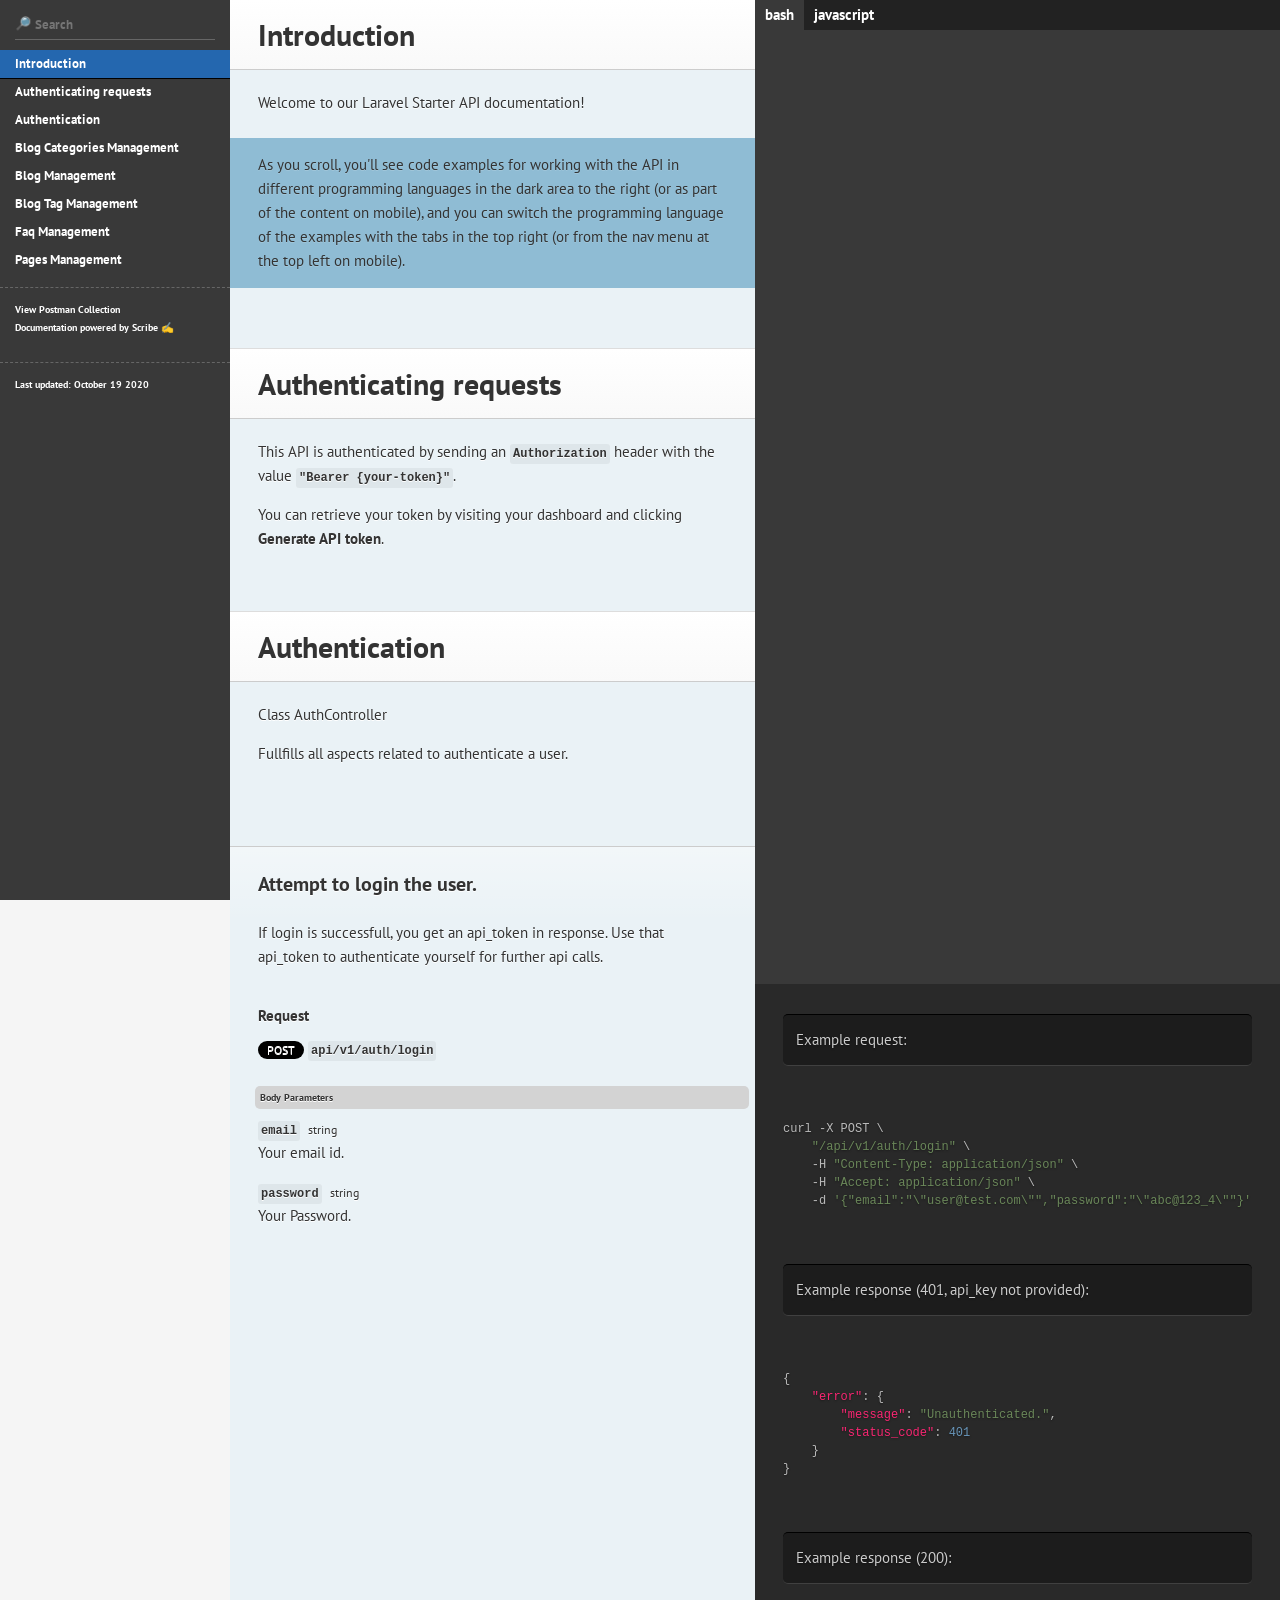
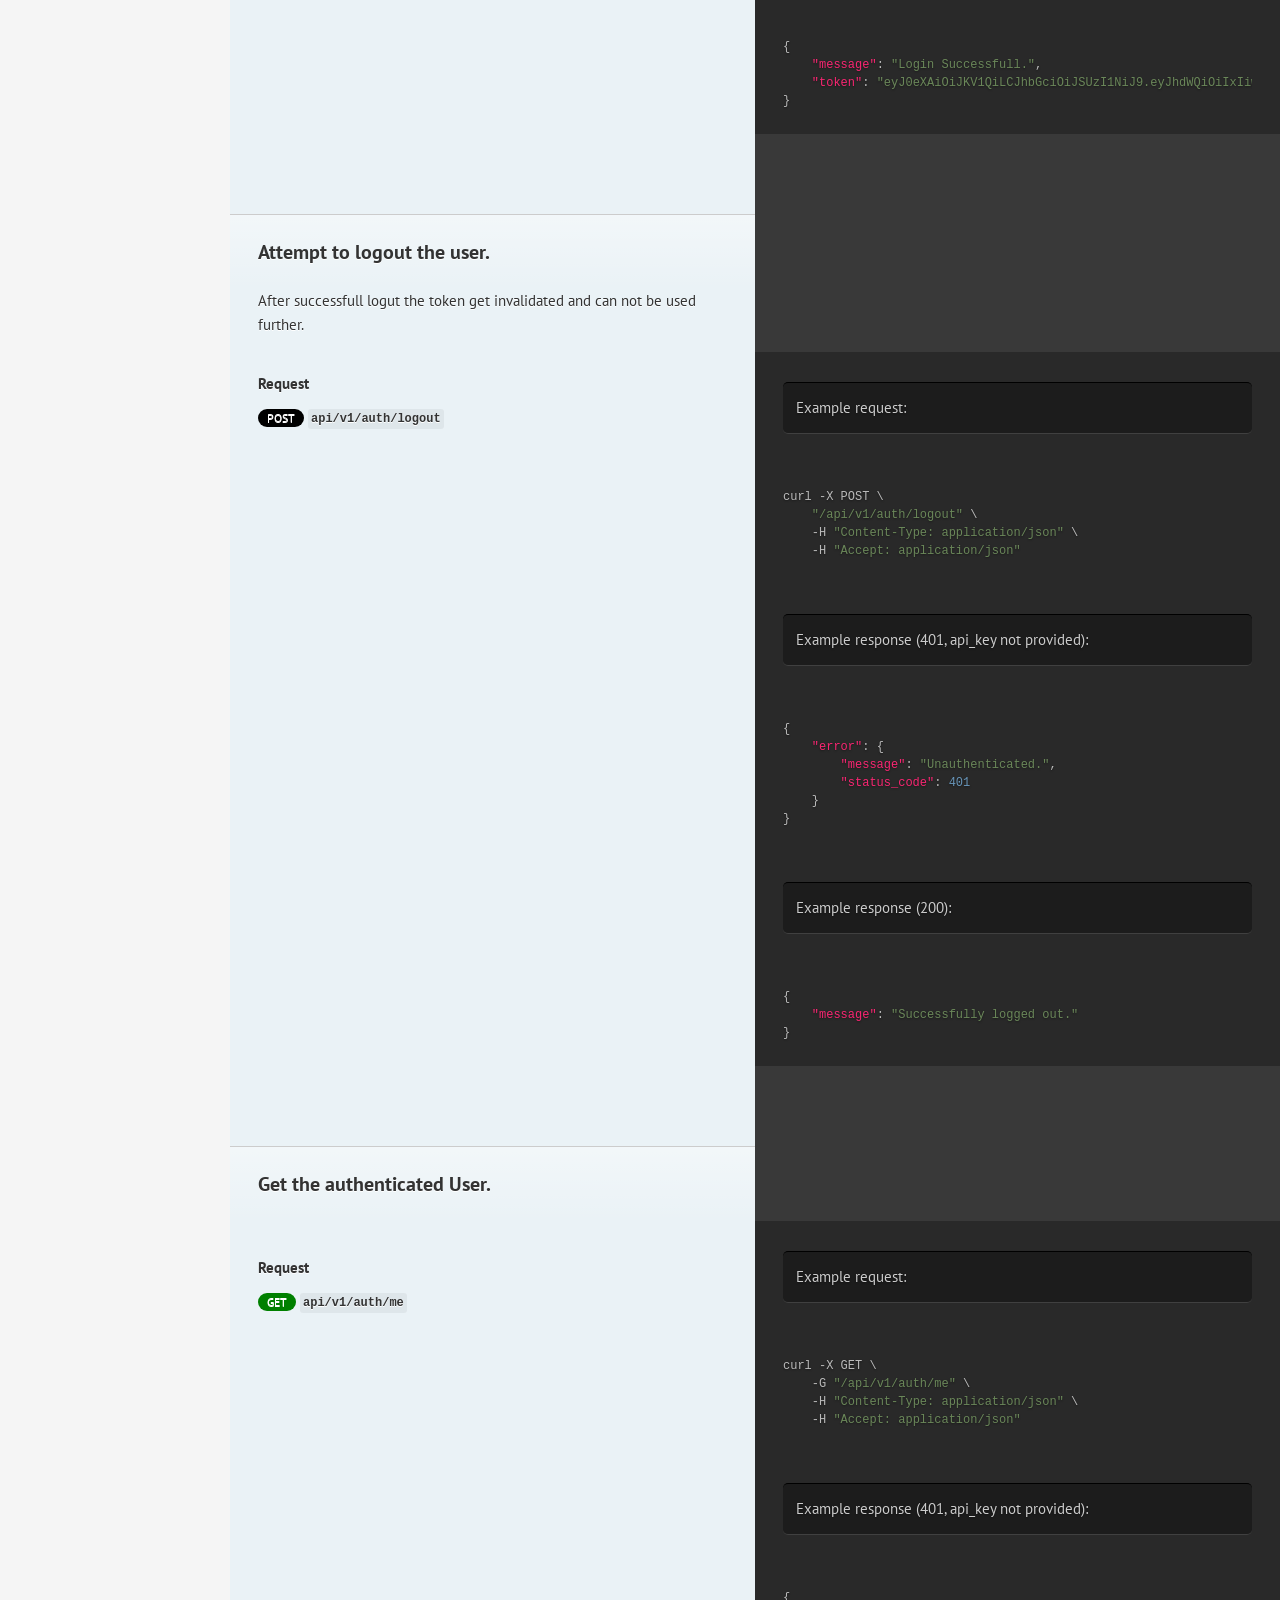
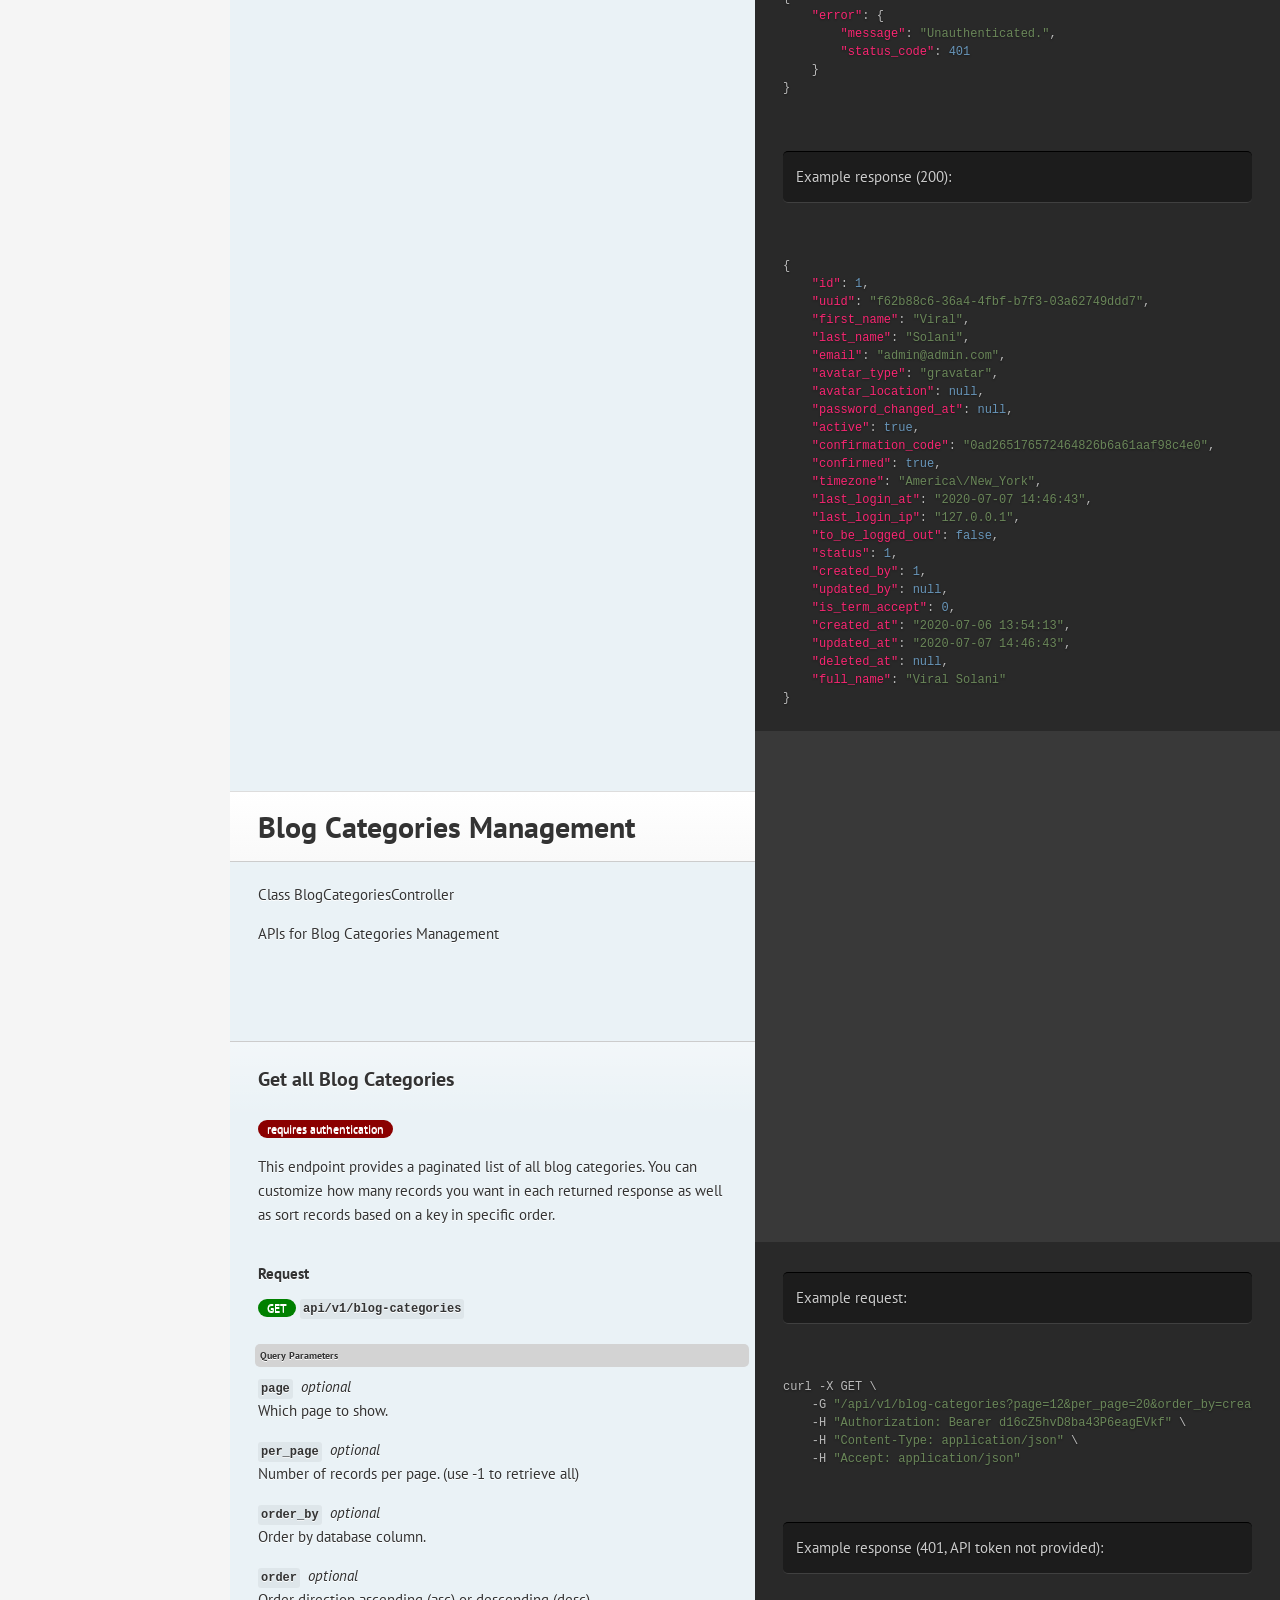
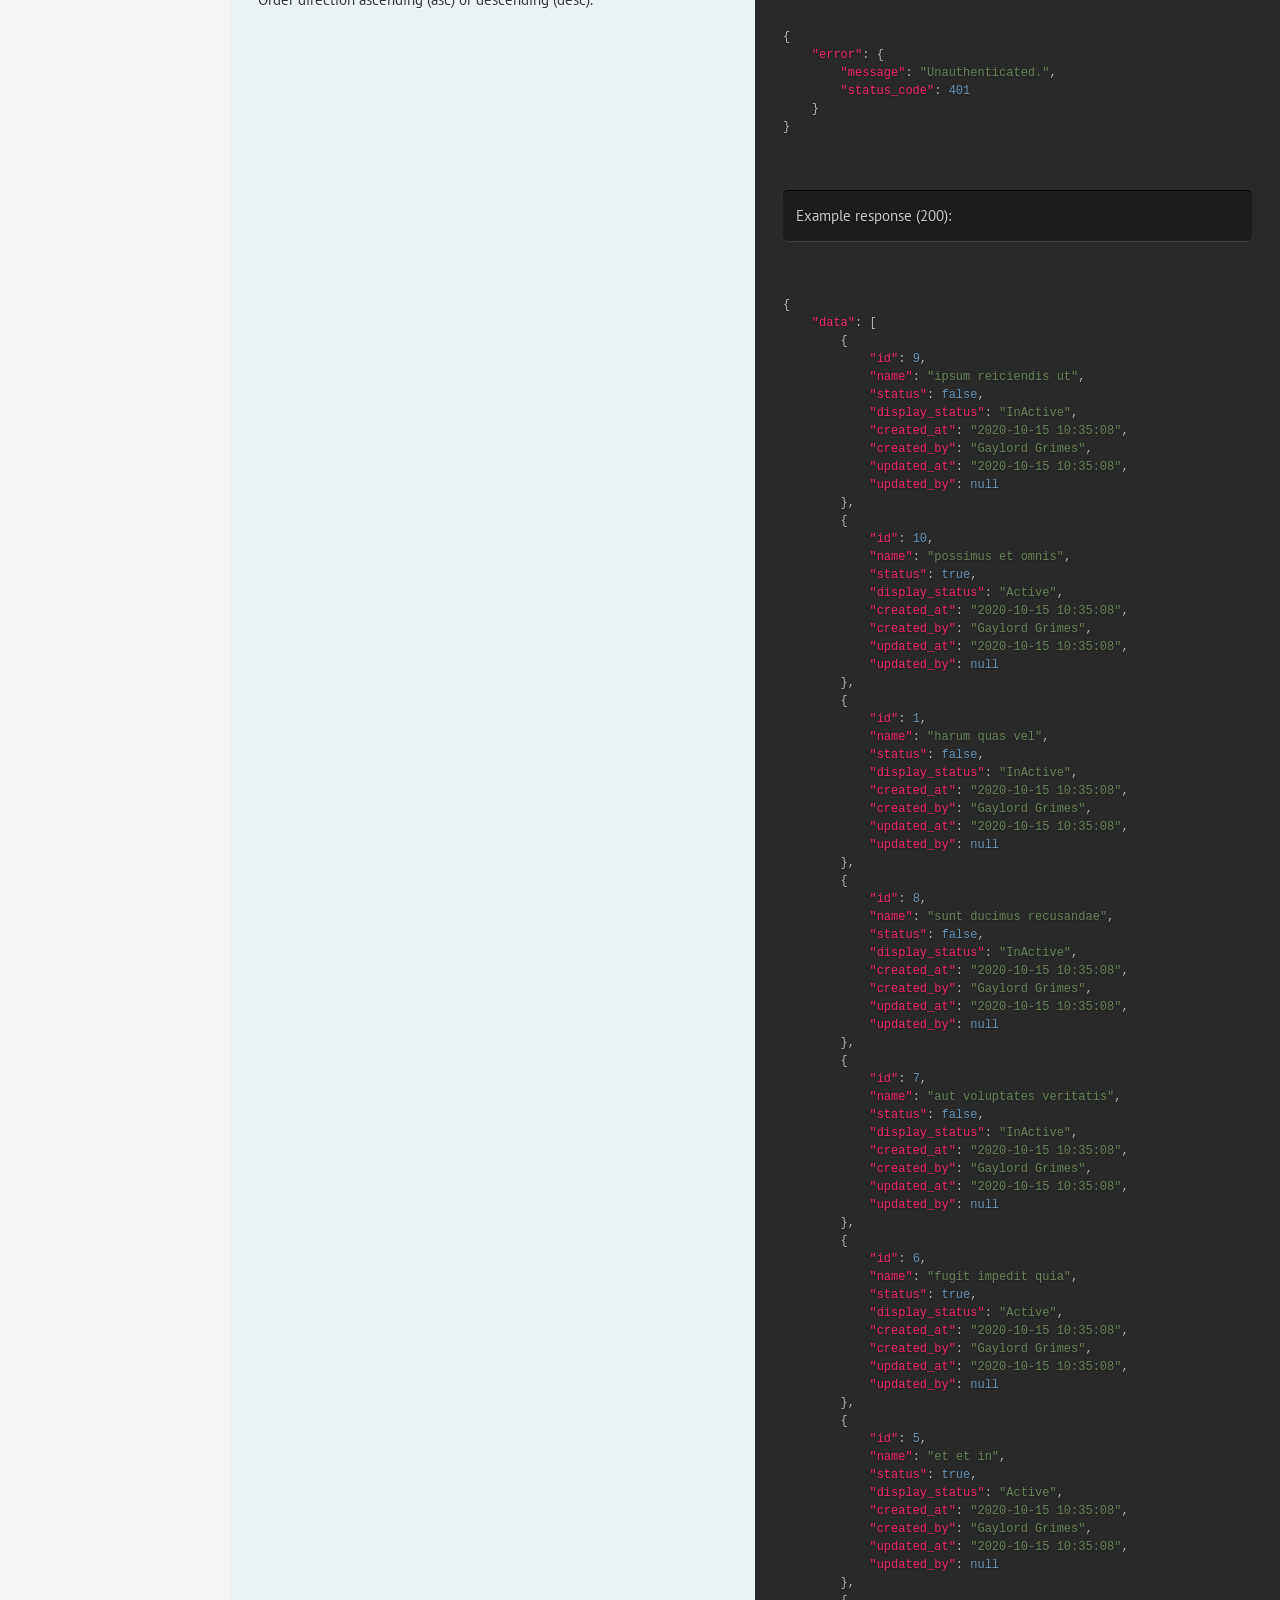
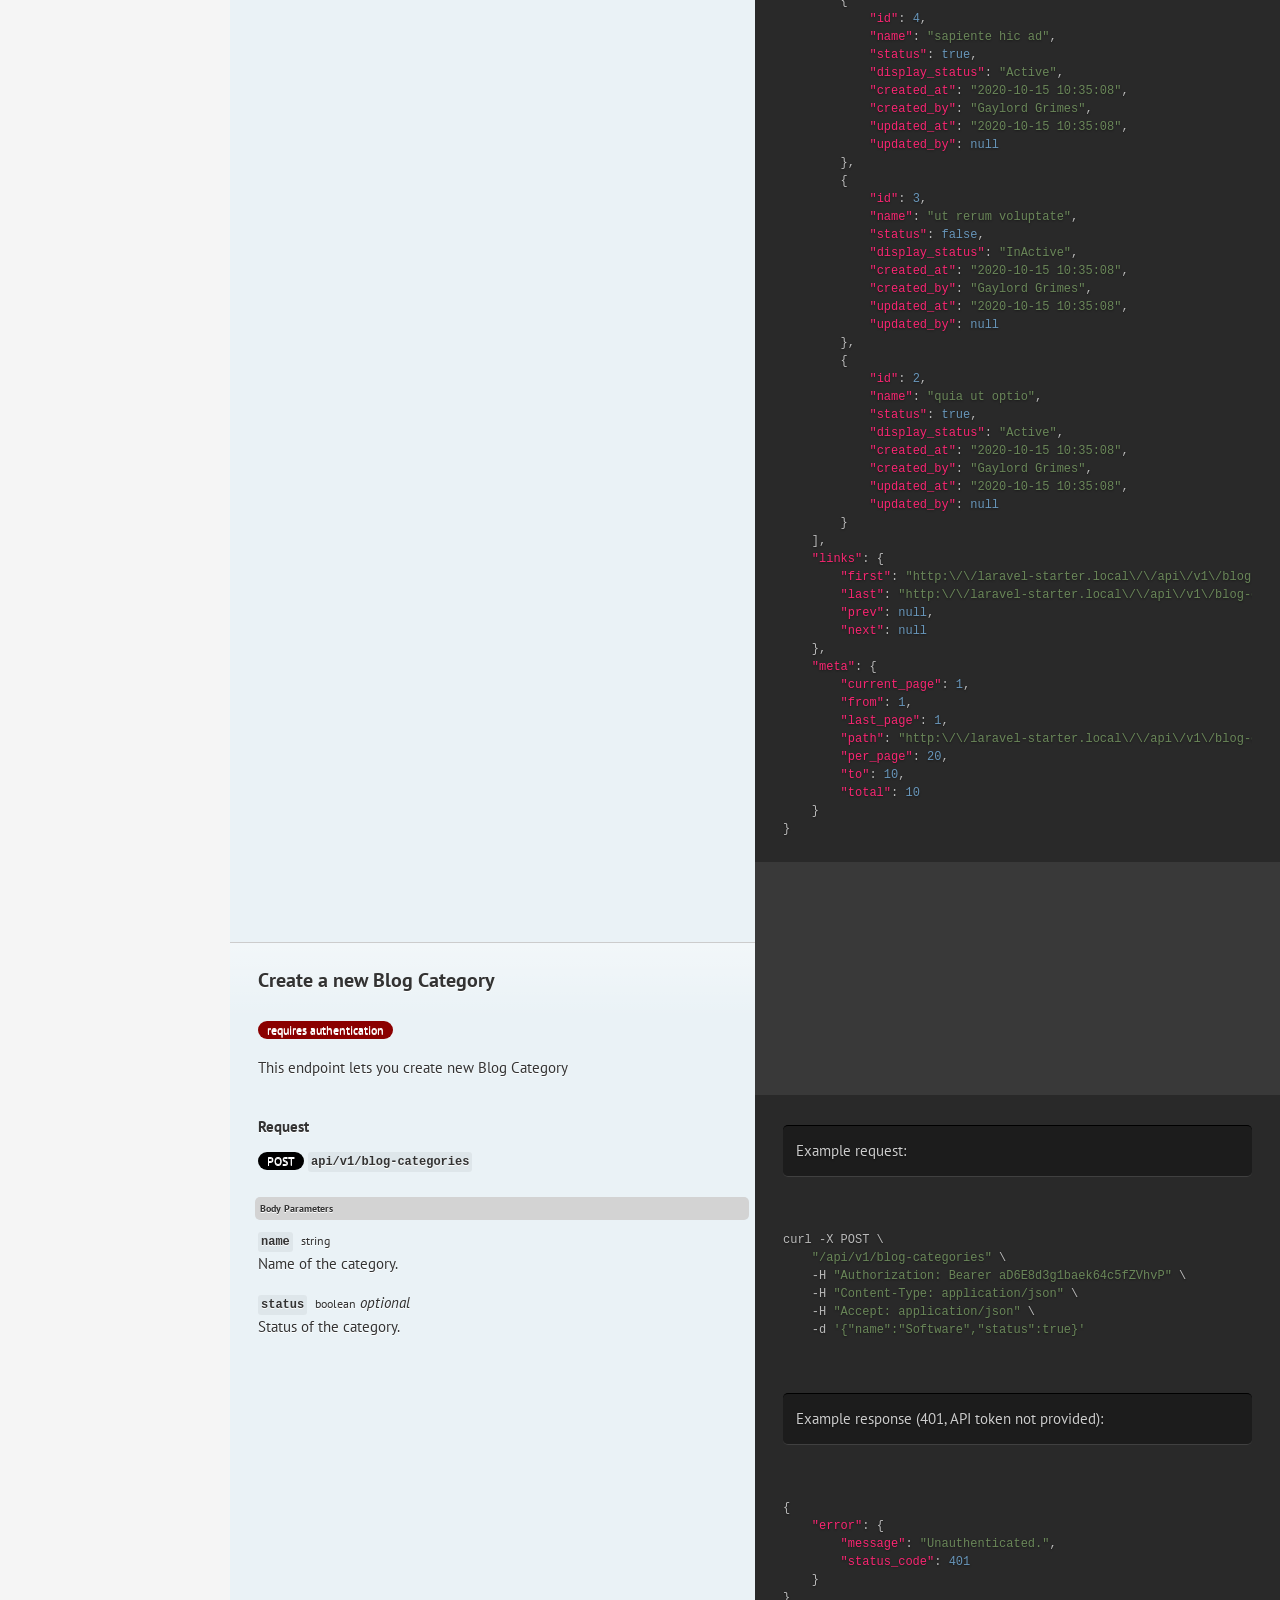
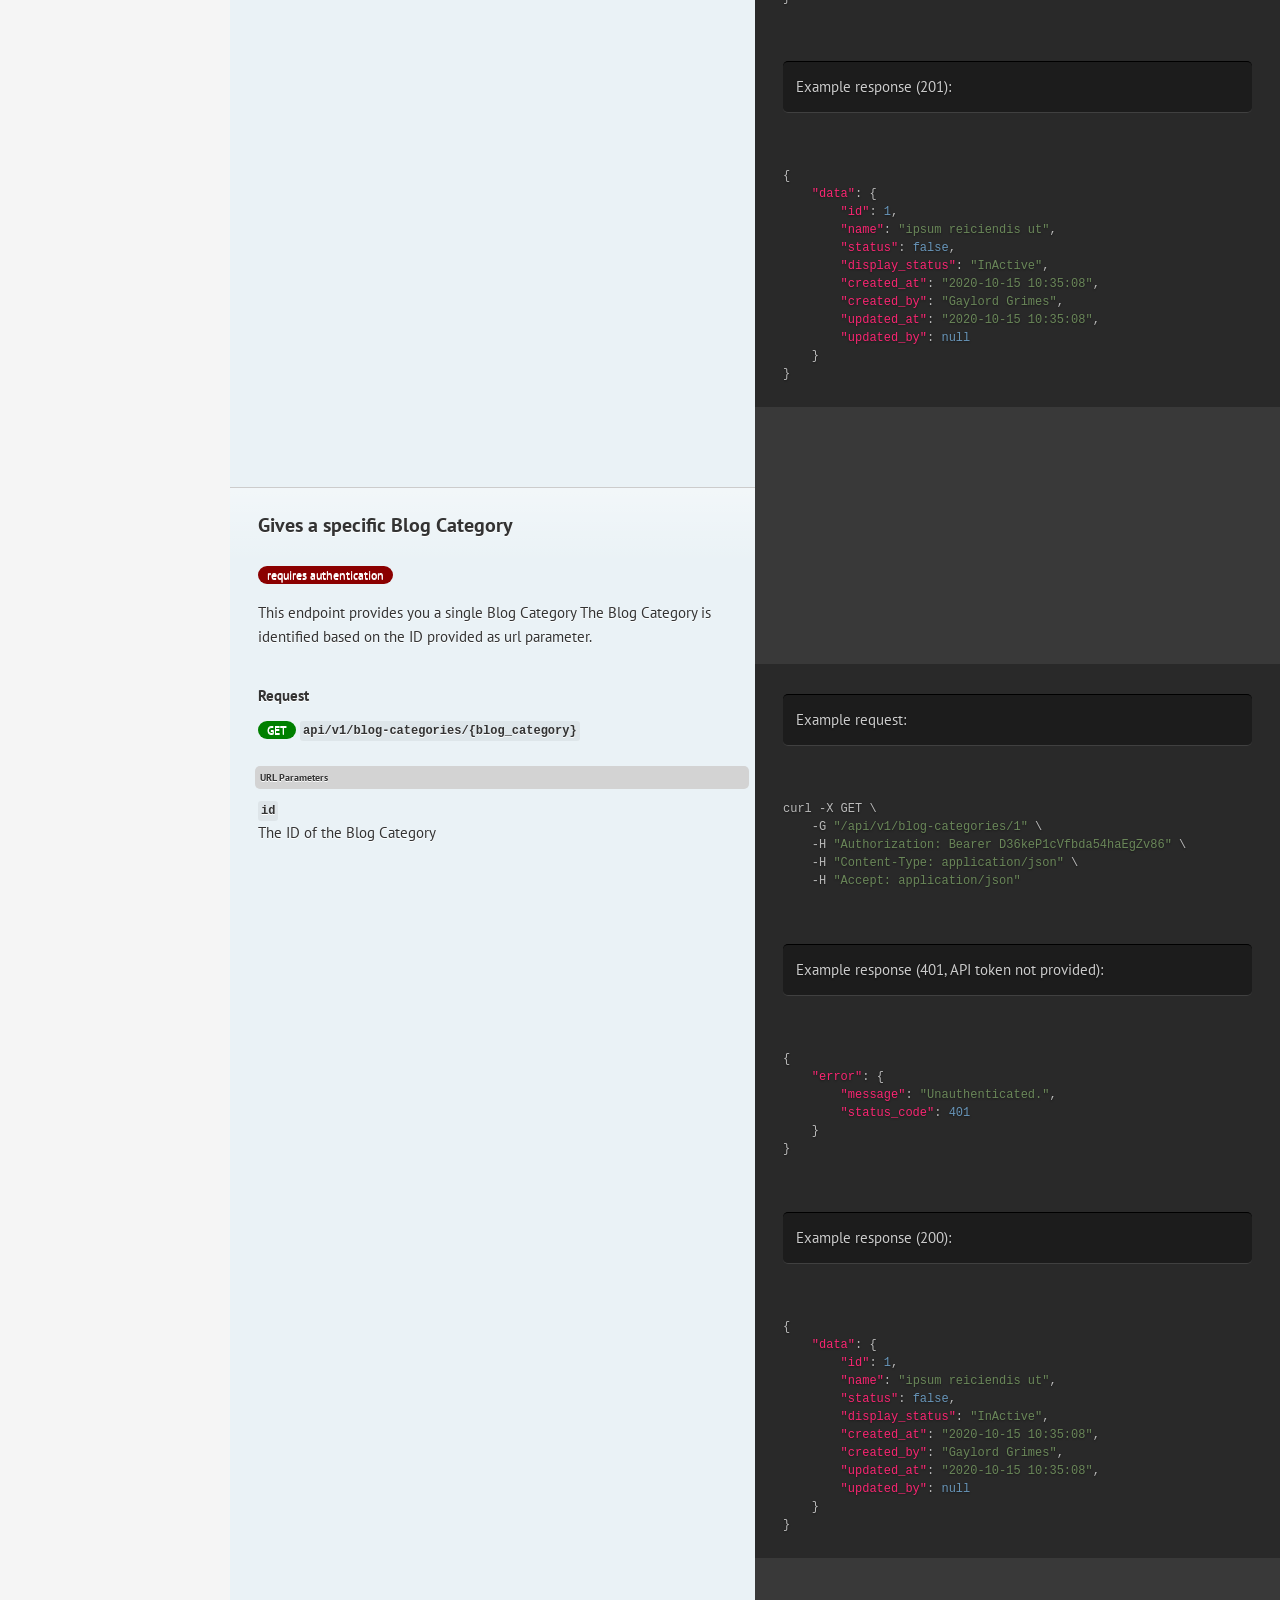
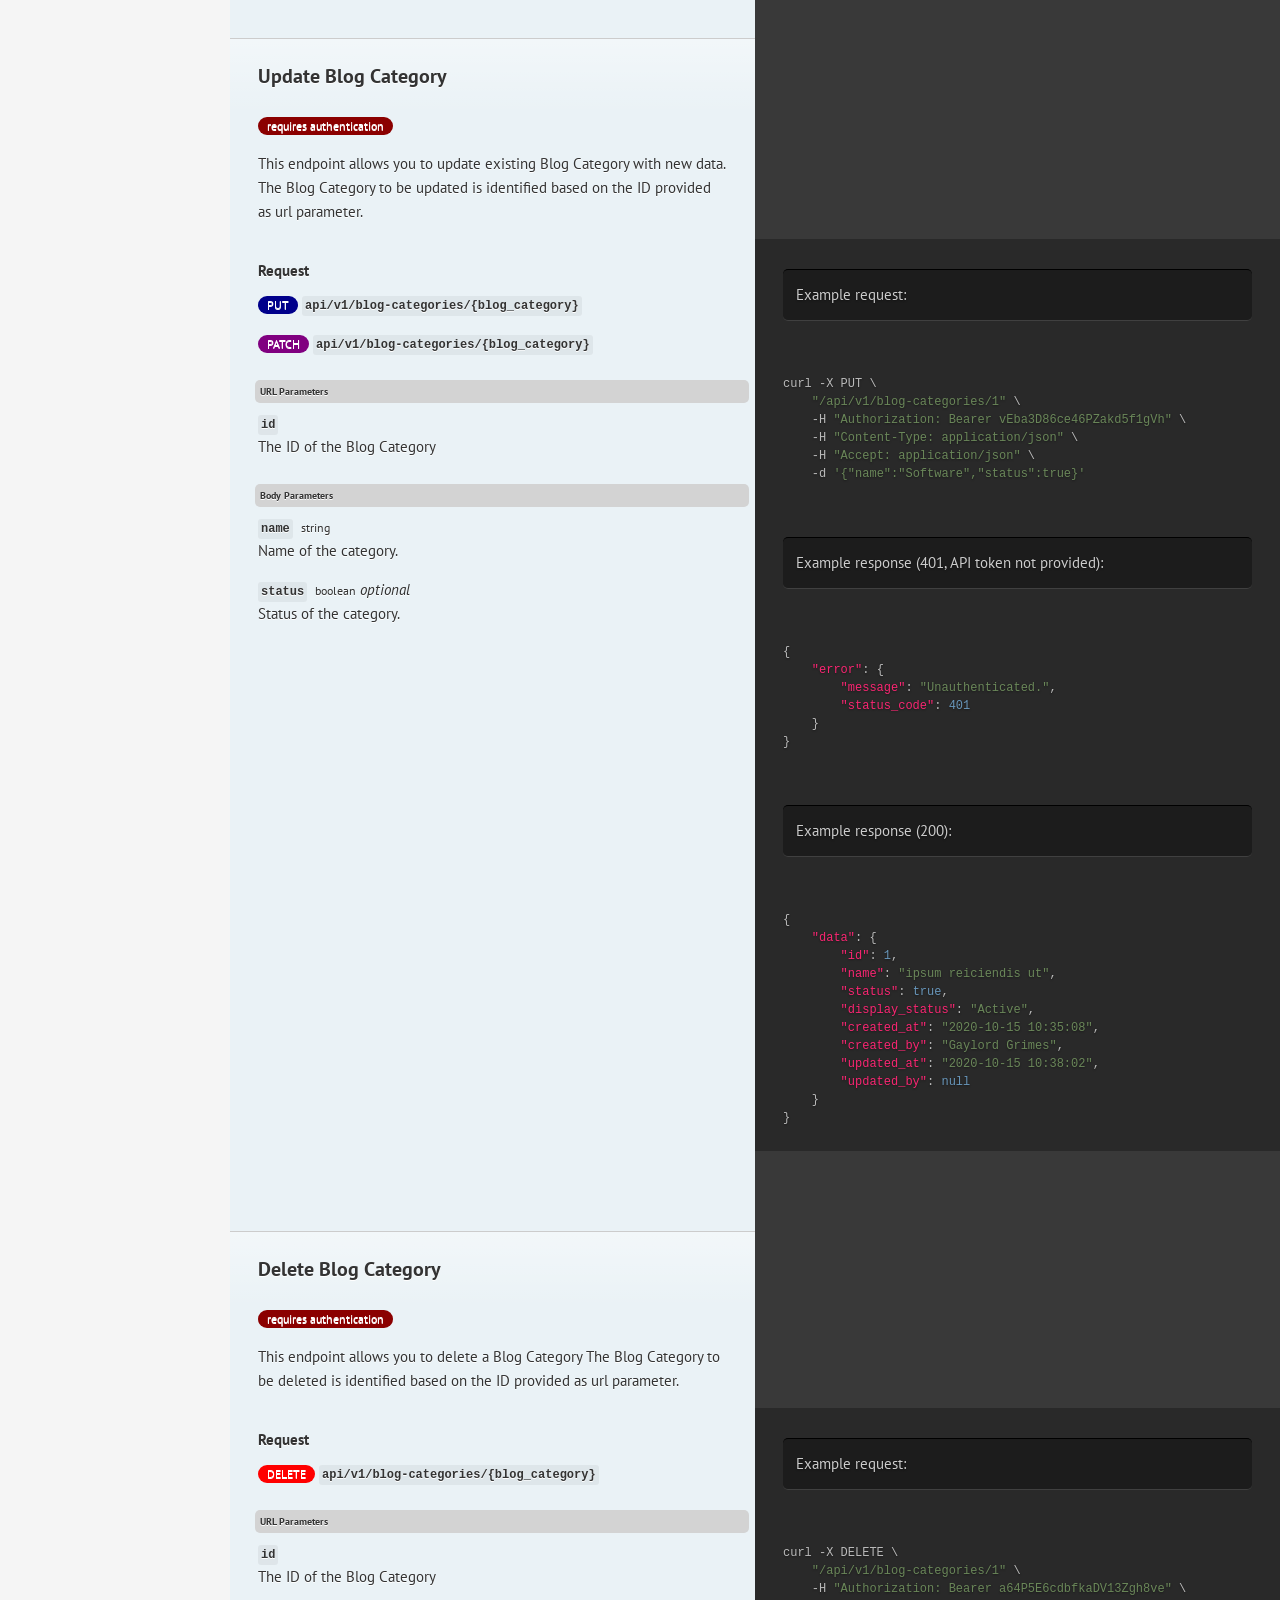
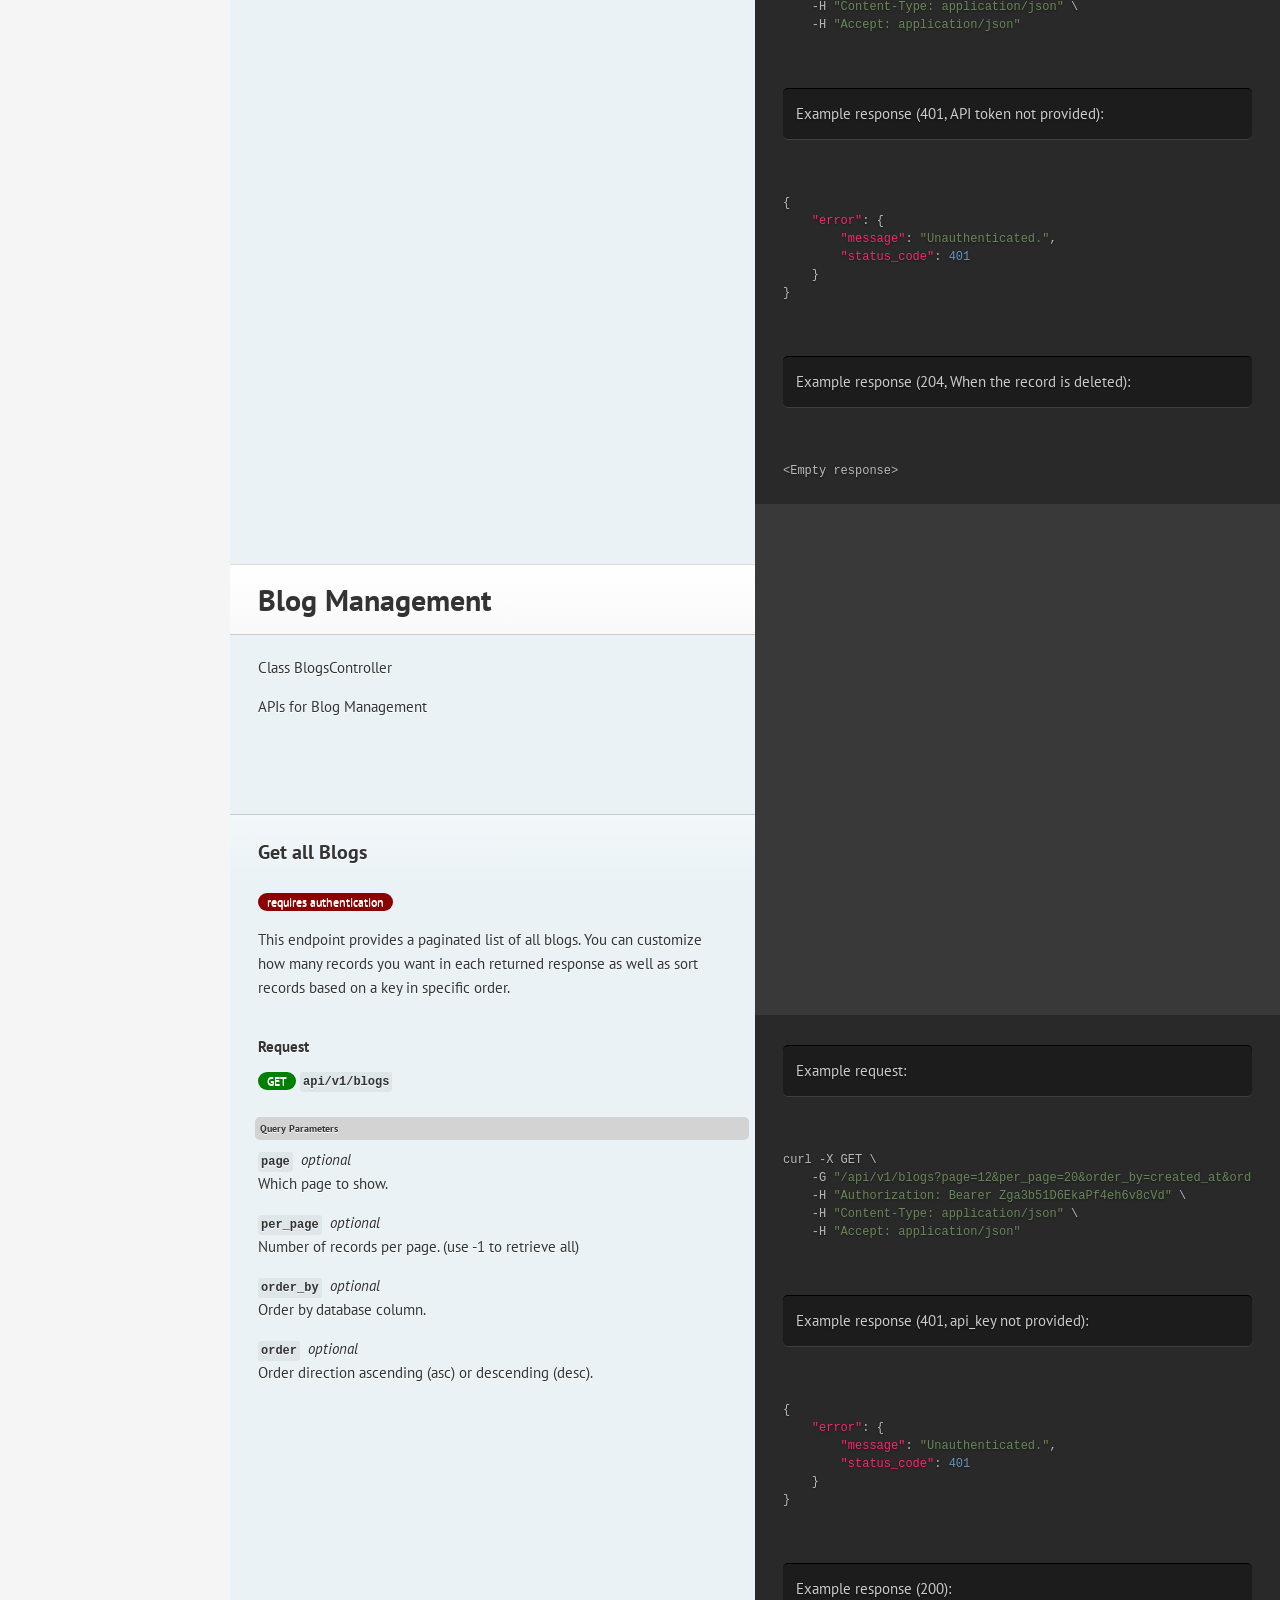
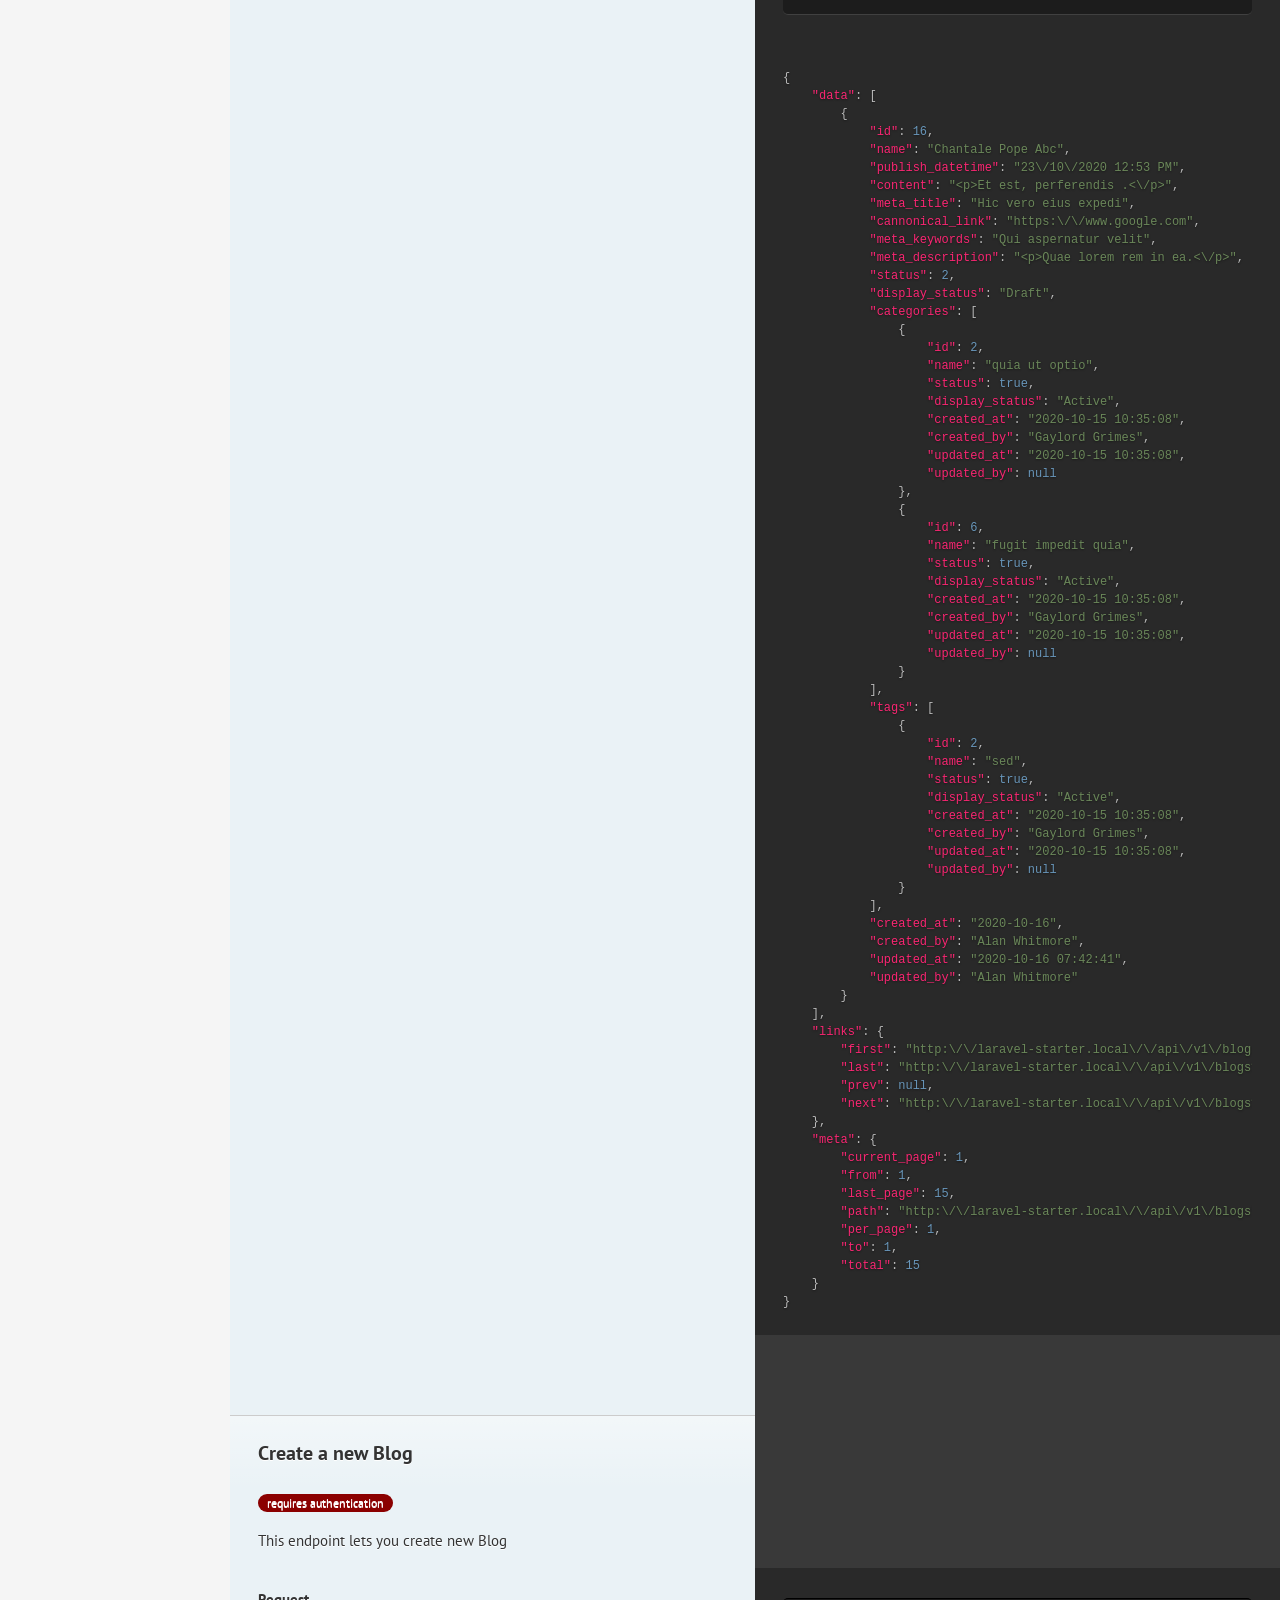
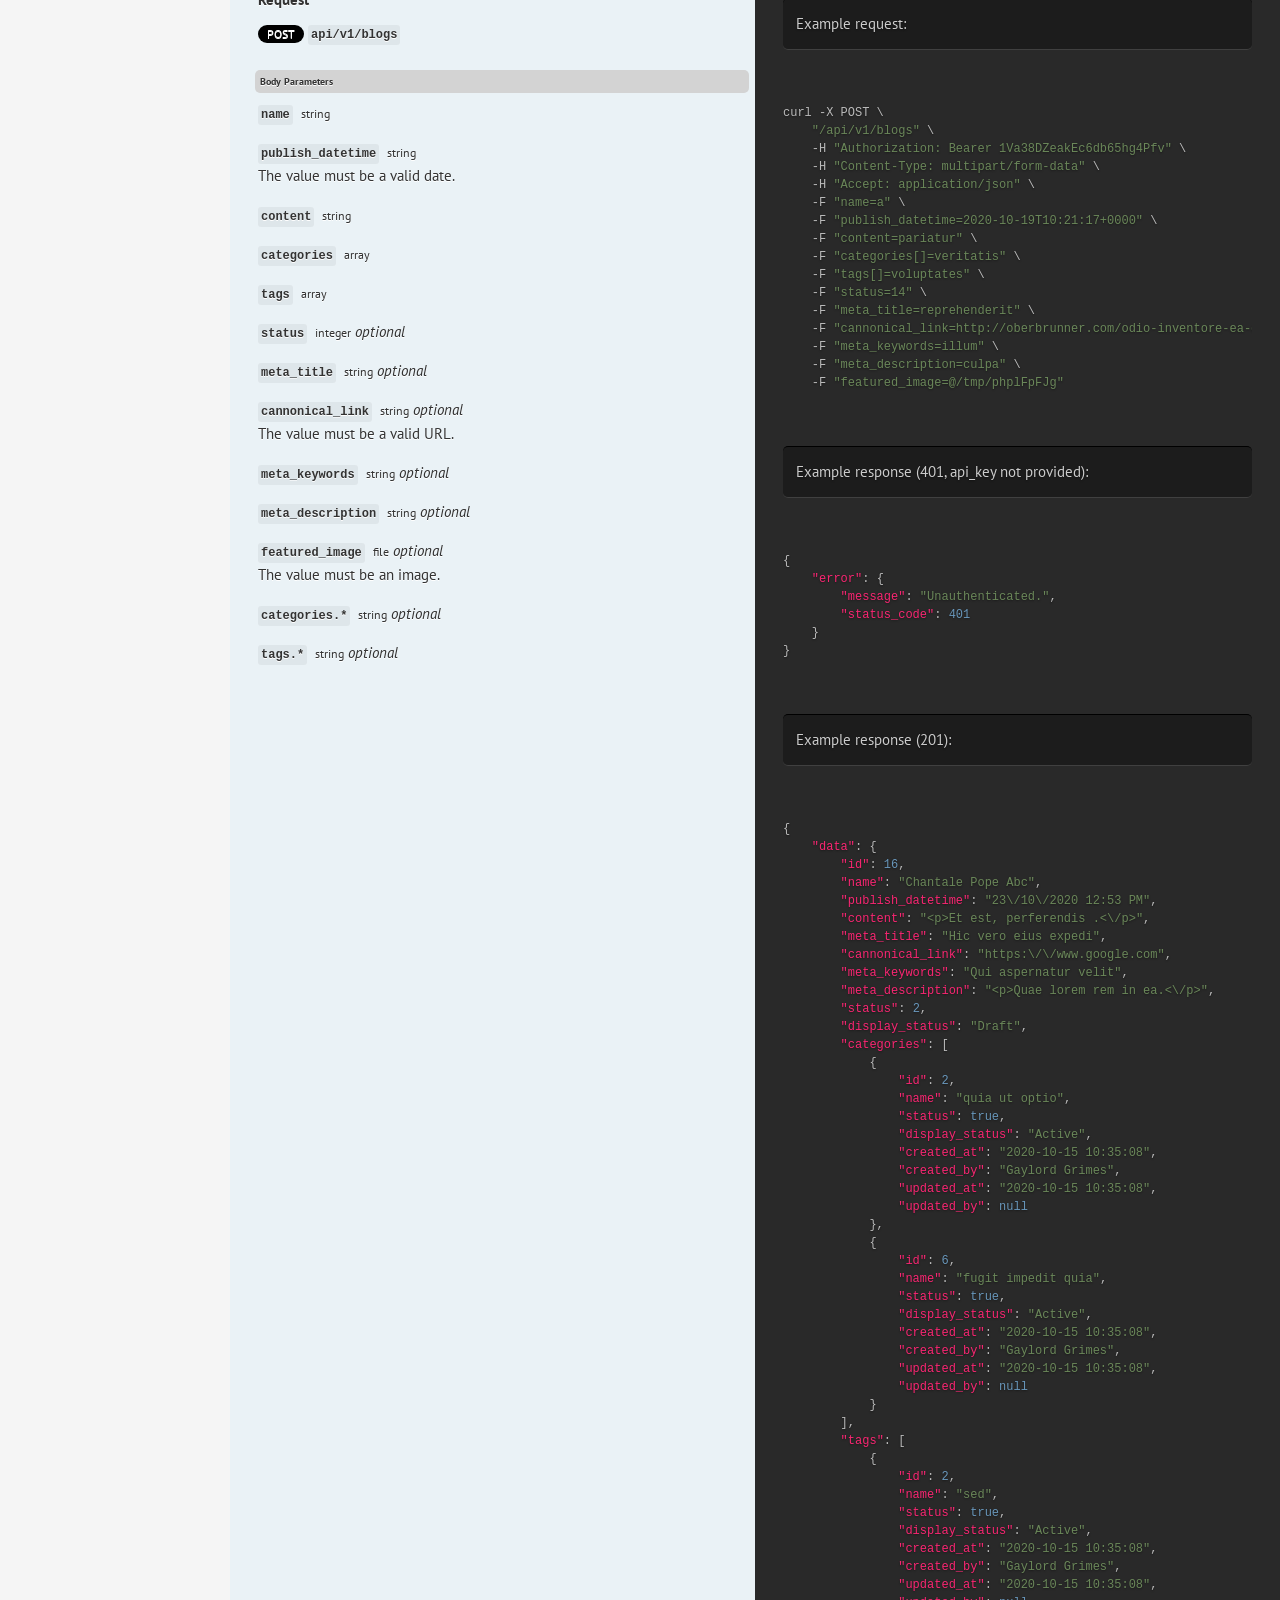
<file: docs/index.html>
<!doctype html>
<html lang="en">
<head>
    <meta charset="utf-8">
    <meta content="IE=edge,chrome=1" http-equiv="X-UA-Compatible">
    <meta name="viewport" content="width=device-width, initial-scale=1, maximum-scale=1">
    <title>API Documentation</title>

    <link href="https://fonts.googleapis.com/css?family=PT+Sans&display=swap" rel="stylesheet">

        <link rel="stylesheet" href="css/style.css" media="screen" />
        <link rel="stylesheet" href="css/print.css" media="print" />
        <script src="js/all.js"></script>

        <link rel="stylesheet" href="css/highlight-darcula.css" media="" />
        <script src="js/highlight.pack.js"></script>
    <script>hljs.initHighlightingOnLoad();</script>

</head>

<body class="" data-languages="[&quot;bash&quot;,&quot;javascript&quot;]">
<a href="#" id="nav-button">
      <span>
        NAV
            <img src="images/navbar.png" alt="-image" class=""/>
      </span>
</a>
<div class="tocify-wrapper">
                <div class="lang-selector">
                            <a href="#" data-language-name="bash">bash</a>
                            <a href="#" data-language-name="javascript">javascript</a>
                    </div>
        <div class="search">
        <input type="text" class="search" id="input-search" placeholder="Search">
    </div>
    <ul class="search-results"></ul>

    <ul id="toc">
    </ul>

            <ul class="toc-footer" id="toc-footer">
                            <li><a href="./collection.json">View Postman Collection</a></li>
                            <li><a href='http://github.com/knuckleswtf/scribe'>Documentation powered by Scribe ✍</a></li>
                    </ul>
            <ul class="toc-footer" id="last-updated">
            <li>Last updated: October 19 2020</li>
        </ul>
</div>
<div class="page-wrapper">
    <div class="dark-box"></div>
    <div class="content">
        <h1>Introduction</h1>
<p>Welcome to our Laravel Starter API documentation!</p>
<aside>As you scroll, you'll see code examples for working with the API in different programming languages in the dark area to the right (or as part of the content on mobile), and you can switch the programming language of the examples with the tabs in the top right (or from the nav menu at the top left on mobile).</aside><h1>Authenticating requests</h1>
<p>This API is authenticated by sending an <strong><code>Authorization</code></strong> header with the value <strong><code>"Bearer {your-token}"</code></strong>.</p>
<p>You can retrieve your token by visiting your dashboard and clicking <b>Generate API token</b>.</p><h1>Authentication</h1>
<p>Class AuthController</p>
<p>Fullfills all aspects related to authenticate a user.</p>
<h2>Attempt to login the user.</h2>
<p>If login is successfull, you get an api_token in response. Use that api_token to authenticate yourself for further api calls.</p>
<blockquote>
<p>Example request:</p>
</blockquote>
<pre><code class="language-bash">curl -X POST \
    "/api/v1/auth/login" \
    -H "Content-Type: application/json" \
    -H "Accept: application/json" \
    -d '{"email":"\"user@test.com\"","password":"\"abc@123_4\""}'
</code></pre>
<pre><code class="language-javascript">const url = new URL(
    "/api/v1/auth/login"
);

let headers = {
    "Content-Type": "application/json",
    "Accept": "application/json",
};

let body = {
    "email": "\"user@test.com\"",
    "password": "\"abc@123_4\""
}

fetch(url, {
    method: "POST",
    headers: headers,
    body: body
})
    .then(response =&gt; response.json())
    .then(json =&gt; console.log(json));</code></pre>
<blockquote>
<p>Example response (401, api_key not provided):</p>
</blockquote>
<pre><code class="language-json">{
    "error": {
        "message": "Unauthenticated.",
        "status_code": 401
    }
}</code></pre>
<blockquote>
<p>Example response (200):</p>
</blockquote>
<pre><code class="language-json">{
    "message": "Login Successfull.",
    "token": "eyJ0eXAiOiJKV1QiLCJhbGciOiJSUzI1NiJ9.[base64].[base64]"
}</code></pre>
<h3>Request</h3>
<p><small class="badge badge-black">POST</small>
<strong><code>api/v1/auth/login</code></strong></p>
<h4 class="fancy-heading-panel"><b>Body Parameters</b></h4>
<p><code><b>email</b></code>&nbsp; <small>string</small>     <br>
Your email id.</p>
<p><code><b>password</b></code>&nbsp; <small>string</small>     <br>
Your Password.</p>
<h2>Attempt to logout the user.</h2>
<p>After successfull logut the token get invalidated and can not be used further.</p>
<blockquote>
<p>Example request:</p>
</blockquote>
<pre><code class="language-bash">curl -X POST \
    "/api/v1/auth/logout" \
    -H "Content-Type: application/json" \
    -H "Accept: application/json"</code></pre>
<pre><code class="language-javascript">const url = new URL(
    "/api/v1/auth/logout"
);

let headers = {
    "Content-Type": "application/json",
    "Accept": "application/json",
};

fetch(url, {
    method: "POST",
    headers: headers,
})
    .then(response =&gt; response.json())
    .then(json =&gt; console.log(json));</code></pre>
<blockquote>
<p>Example response (401, api_key not provided):</p>
</blockquote>
<pre><code class="language-json">{
    "error": {
        "message": "Unauthenticated.",
        "status_code": 401
    }
}</code></pre>
<blockquote>
<p>Example response (200):</p>
</blockquote>
<pre><code class="language-json">{
    "message": "Successfully logged out."
}</code></pre>
<h3>Request</h3>
<p><small class="badge badge-black">POST</small>
<strong><code>api/v1/auth/logout</code></strong></p>
<h2>Get the authenticated User.</h2>
<blockquote>
<p>Example request:</p>
</blockquote>
<pre><code class="language-bash">curl -X GET \
    -G "/api/v1/auth/me" \
    -H "Content-Type: application/json" \
    -H "Accept: application/json"</code></pre>
<pre><code class="language-javascript">const url = new URL(
    "/api/v1/auth/me"
);

let headers = {
    "Content-Type": "application/json",
    "Accept": "application/json",
};

fetch(url, {
    method: "GET",
    headers: headers,
})
    .then(response =&gt; response.json())
    .then(json =&gt; console.log(json));</code></pre>
<blockquote>
<p>Example response (401, api_key not provided):</p>
</blockquote>
<pre><code class="language-json">{
    "error": {
        "message": "Unauthenticated.",
        "status_code": 401
    }
}</code></pre>
<blockquote>
<p>Example response (200):</p>
</blockquote>
<pre><code class="language-json">{
    "id": 1,
    "uuid": "f62b88c6-36a4-4fbf-b7f3-03a62749ddd7",
    "first_name": "Viral",
    "last_name": "Solani",
    "email": "admin@admin.com",
    "avatar_type": "gravatar",
    "avatar_location": null,
    "password_changed_at": null,
    "active": true,
    "confirmation_code": "0ad265176572464826b6a61aaf98c4e0",
    "confirmed": true,
    "timezone": "America\/New_York",
    "last_login_at": "2020-07-07 14:46:43",
    "last_login_ip": "127.0.0.1",
    "to_be_logged_out": false,
    "status": 1,
    "created_by": 1,
    "updated_by": null,
    "is_term_accept": 0,
    "created_at": "2020-07-06 13:54:13",
    "updated_at": "2020-07-07 14:46:43",
    "deleted_at": null,
    "full_name": "Viral Solani"
}</code></pre>
<h3>Request</h3>
<p><small class="badge badge-green">GET</small>
<strong><code>api/v1/auth/me</code></strong></p><h1>Blog Categories Management</h1>
<p>Class BlogCategoriesController</p>
<p>APIs for Blog Categories Management</p>
<h2>Get all Blog Categories</h2>
<p><small class="badge badge-darkred">requires authentication</small></p>
<p>This endpoint provides a paginated list of all blog categories. You can customize how many records you want in each
returned response as well as sort records based on a key in specific order.</p>
<blockquote>
<p>Example request:</p>
</blockquote>
<pre><code class="language-bash">curl -X GET \
    -G "/api/v1/blog-categories?page=12&amp;per_page=20&amp;order_by=created_at&amp;order=asc" \
    -H "Authorization: Bearer d16cZ5hvD8ba43P6eagEVkf" \
    -H "Content-Type: application/json" \
    -H "Accept: application/json"</code></pre>
<pre><code class="language-javascript">const url = new URL(
    "/api/v1/blog-categories"
);

let params = {
    "page": "12",
    "per_page": "20",
    "order_by": "created_at",
    "order": "asc",
};
Object.keys(params)
    .forEach(key =&gt; url.searchParams.append(key, params[key]));

let headers = {
    "Authorization": "Bearer d16cZ5hvD8ba43P6eagEVkf",
    "Content-Type": "application/json",
    "Accept": "application/json",
};

fetch(url, {
    method: "GET",
    headers: headers,
})
    .then(response =&gt; response.json())
    .then(json =&gt; console.log(json));</code></pre>
<blockquote>
<p>Example response (401, API token not provided):</p>
</blockquote>
<pre><code class="language-json">{
    "error": {
        "message": "Unauthenticated.",
        "status_code": 401
    }
}</code></pre>
<blockquote>
<p>Example response (200):</p>
</blockquote>
<pre><code class="language-json">{
    "data": [
        {
            "id": 9,
            "name": "ipsum reiciendis ut",
            "status": false,
            "display_status": "InActive",
            "created_at": "2020-10-15 10:35:08",
            "created_by": "Gaylord Grimes",
            "updated_at": "2020-10-15 10:35:08",
            "updated_by": null
        },
        {
            "id": 10,
            "name": "possimus et omnis",
            "status": true,
            "display_status": "Active",
            "created_at": "2020-10-15 10:35:08",
            "created_by": "Gaylord Grimes",
            "updated_at": "2020-10-15 10:35:08",
            "updated_by": null
        },
        {
            "id": 1,
            "name": "harum quas vel",
            "status": false,
            "display_status": "InActive",
            "created_at": "2020-10-15 10:35:08",
            "created_by": "Gaylord Grimes",
            "updated_at": "2020-10-15 10:35:08",
            "updated_by": null
        },
        {
            "id": 8,
            "name": "sunt ducimus recusandae",
            "status": false,
            "display_status": "InActive",
            "created_at": "2020-10-15 10:35:08",
            "created_by": "Gaylord Grimes",
            "updated_at": "2020-10-15 10:35:08",
            "updated_by": null
        },
        {
            "id": 7,
            "name": "aut voluptates veritatis",
            "status": false,
            "display_status": "InActive",
            "created_at": "2020-10-15 10:35:08",
            "created_by": "Gaylord Grimes",
            "updated_at": "2020-10-15 10:35:08",
            "updated_by": null
        },
        {
            "id": 6,
            "name": "fugit impedit quia",
            "status": true,
            "display_status": "Active",
            "created_at": "2020-10-15 10:35:08",
            "created_by": "Gaylord Grimes",
            "updated_at": "2020-10-15 10:35:08",
            "updated_by": null
        },
        {
            "id": 5,
            "name": "et et in",
            "status": true,
            "display_status": "Active",
            "created_at": "2020-10-15 10:35:08",
            "created_by": "Gaylord Grimes",
            "updated_at": "2020-10-15 10:35:08",
            "updated_by": null
        },
        {
            "id": 4,
            "name": "sapiente hic ad",
            "status": true,
            "display_status": "Active",
            "created_at": "2020-10-15 10:35:08",
            "created_by": "Gaylord Grimes",
            "updated_at": "2020-10-15 10:35:08",
            "updated_by": null
        },
        {
            "id": 3,
            "name": "ut rerum voluptate",
            "status": false,
            "display_status": "InActive",
            "created_at": "2020-10-15 10:35:08",
            "created_by": "Gaylord Grimes",
            "updated_at": "2020-10-15 10:35:08",
            "updated_by": null
        },
        {
            "id": 2,
            "name": "quia ut optio",
            "status": true,
            "display_status": "Active",
            "created_at": "2020-10-15 10:35:08",
            "created_by": "Gaylord Grimes",
            "updated_at": "2020-10-15 10:35:08",
            "updated_by": null
        }
    ],
    "links": {
        "first": "http:\/\/laravel-starter.local\/\/api\/v1\/blog-categories?page=1",
        "last": "http:\/\/laravel-starter.local\/\/api\/v1\/blog-categories?page=1",
        "prev": null,
        "next": null
    },
    "meta": {
        "current_page": 1,
        "from": 1,
        "last_page": 1,
        "path": "http:\/\/laravel-starter.local\/\/api\/v1\/blog-categories",
        "per_page": 20,
        "to": 10,
        "total": 10
    }
}</code></pre>
<h3>Request</h3>
<p><small class="badge badge-green">GET</small>
<strong><code>api/v1/blog-categories</code></strong></p>
<h4 class="fancy-heading-panel"><b>Query Parameters</b></h4>
<p><code><b>page</b></code>&nbsp;          <i>optional</i>    <br>
Which page to show.</p>
<p><code><b>per_page</b></code>&nbsp;          <i>optional</i>    <br>
Number of records per page. (use -1 to retrieve all)</p>
<p><code><b>order_by</b></code>&nbsp;          <i>optional</i>    <br>
Order by database column.</p>
<p><code><b>order</b></code>&nbsp;          <i>optional</i>    <br>
Order direction ascending (asc) or descending (desc).</p>
<h2>Create a new Blog Category</h2>
<p><small class="badge badge-darkred">requires authentication</small></p>
<p>This endpoint lets you create new Blog Category</p>
<blockquote>
<p>Example request:</p>
</blockquote>
<pre><code class="language-bash">curl -X POST \
    "/api/v1/blog-categories" \
    -H "Authorization: Bearer aD6E8d3g1baek64c5fZVhvP" \
    -H "Content-Type: application/json" \
    -H "Accept: application/json" \
    -d '{"name":"Software","status":true}'
</code></pre>
<pre><code class="language-javascript">const url = new URL(
    "/api/v1/blog-categories"
);

let headers = {
    "Authorization": "Bearer aD6E8d3g1baek64c5fZVhvP",
    "Content-Type": "application/json",
    "Accept": "application/json",
};

let body = {
    "name": "Software",
    "status": true
}

fetch(url, {
    method: "POST",
    headers: headers,
    body: body
})
    .then(response =&gt; response.json())
    .then(json =&gt; console.log(json));</code></pre>
<blockquote>
<p>Example response (401, API token not provided):</p>
</blockquote>
<pre><code class="language-json">{
    "error": {
        "message": "Unauthenticated.",
        "status_code": 401
    }
}</code></pre>
<blockquote>
<p>Example response (201):</p>
</blockquote>
<pre><code class="language-json">{
    "data": {
        "id": 1,
        "name": "ipsum reiciendis ut",
        "status": false,
        "display_status": "InActive",
        "created_at": "2020-10-15 10:35:08",
        "created_by": "Gaylord Grimes",
        "updated_at": "2020-10-15 10:35:08",
        "updated_by": null
    }
}</code></pre>
<h3>Request</h3>
<p><small class="badge badge-black">POST</small>
<strong><code>api/v1/blog-categories</code></strong></p>
<h4 class="fancy-heading-panel"><b>Body Parameters</b></h4>
<p><code><b>name</b></code>&nbsp; <small>string</small>     <br>
Name of the category.</p>
<p><code><b>status</b></code>&nbsp; <small>boolean</small>         <i>optional</i>    <br>
Status of the category.</p>
<h2>Gives a specific Blog Category</h2>
<p><small class="badge badge-darkred">requires authentication</small></p>
<p>This endpoint provides you a single Blog Category
The Blog Category is identified based on the ID provided as url parameter.</p>
<blockquote>
<p>Example request:</p>
</blockquote>
<pre><code class="language-bash">curl -X GET \
    -G "/api/v1/blog-categories/1" \
    -H "Authorization: Bearer D36keP1cVfbda54haEgZv86" \
    -H "Content-Type: application/json" \
    -H "Accept: application/json"</code></pre>
<pre><code class="language-javascript">const url = new URL(
    "/api/v1/blog-categories/1"
);

let headers = {
    "Authorization": "Bearer D36keP1cVfbda54haEgZv86",
    "Content-Type": "application/json",
    "Accept": "application/json",
};

fetch(url, {
    method: "GET",
    headers: headers,
})
    .then(response =&gt; response.json())
    .then(json =&gt; console.log(json));</code></pre>
<blockquote>
<p>Example response (401, API token not provided):</p>
</blockquote>
<pre><code class="language-json">{
    "error": {
        "message": "Unauthenticated.",
        "status_code": 401
    }
}</code></pre>
<blockquote>
<p>Example response (200):</p>
</blockquote>
<pre><code class="language-json">{
    "data": {
        "id": 1,
        "name": "ipsum reiciendis ut",
        "status": false,
        "display_status": "InActive",
        "created_at": "2020-10-15 10:35:08",
        "created_by": "Gaylord Grimes",
        "updated_at": "2020-10-15 10:35:08",
        "updated_by": null
    }
}</code></pre>
<h3>Request</h3>
<p><small class="badge badge-green">GET</small>
<strong><code>api/v1/blog-categories/{blog_category}</code></strong></p>
<h4 class="fancy-heading-panel"><b>URL Parameters</b></h4>
<p><code><b>id</b></code>&nbsp;      <br>
The ID of the Blog Category</p>
<h2>Update Blog Category</h2>
<p><small class="badge badge-darkred">requires authentication</small></p>
<p>This endpoint allows you to update existing Blog Category with new data.
The Blog Category to be updated is identified based on the ID provided as url parameter.</p>
<blockquote>
<p>Example request:</p>
</blockquote>
<pre><code class="language-bash">curl -X PUT \
    "/api/v1/blog-categories/1" \
    -H "Authorization: Bearer vEba3D86ce46PZakd5f1gVh" \
    -H "Content-Type: application/json" \
    -H "Accept: application/json" \
    -d '{"name":"Software","status":true}'
</code></pre>
<pre><code class="language-javascript">const url = new URL(
    "/api/v1/blog-categories/1"
);

let headers = {
    "Authorization": "Bearer vEba3D86ce46PZakd5f1gVh",
    "Content-Type": "application/json",
    "Accept": "application/json",
};

let body = {
    "name": "Software",
    "status": true
}

fetch(url, {
    method: "PUT",
    headers: headers,
    body: body
})
    .then(response =&gt; response.json())
    .then(json =&gt; console.log(json));</code></pre>
<blockquote>
<p>Example response (401, API token not provided):</p>
</blockquote>
<pre><code class="language-json">{
    "error": {
        "message": "Unauthenticated.",
        "status_code": 401
    }
}</code></pre>
<blockquote>
<p>Example response (200):</p>
</blockquote>
<pre><code class="language-json">{
    "data": {
        "id": 1,
        "name": "ipsum reiciendis ut",
        "status": true,
        "display_status": "Active",
        "created_at": "2020-10-15 10:35:08",
        "created_by": "Gaylord Grimes",
        "updated_at": "2020-10-15 10:38:02",
        "updated_by": null
    }
}</code></pre>
<h3>Request</h3>
<p><small class="badge badge-darkblue">PUT</small>
<strong><code>api/v1/blog-categories/{blog_category}</code></strong></p>
<p><small class="badge badge-purple">PATCH</small>
<strong><code>api/v1/blog-categories/{blog_category}</code></strong></p>
<h4 class="fancy-heading-panel"><b>URL Parameters</b></h4>
<p><code><b>id</b></code>&nbsp;      <br>
The ID of the Blog Category</p>
<h4 class="fancy-heading-panel"><b>Body Parameters</b></h4>
<p><code><b>name</b></code>&nbsp; <small>string</small>     <br>
Name of the category.</p>
<p><code><b>status</b></code>&nbsp; <small>boolean</small>         <i>optional</i>    <br>
Status of the category.</p>
<h2>Delete Blog Category</h2>
<p><small class="badge badge-darkred">requires authentication</small></p>
<p>This endpoint allows you to delete a Blog Category
The Blog Category to be deleted is identified based on the ID provided as url parameter.</p>
<blockquote>
<p>Example request:</p>
</blockquote>
<pre><code class="language-bash">curl -X DELETE \
    "/api/v1/blog-categories/1" \
    -H "Authorization: Bearer a64P5E6cdbfkaDV13Zgh8ve" \
    -H "Content-Type: application/json" \
    -H "Accept: application/json"</code></pre>
<pre><code class="language-javascript">const url = new URL(
    "/api/v1/blog-categories/1"
);

let headers = {
    "Authorization": "Bearer a64P5E6cdbfkaDV13Zgh8ve",
    "Content-Type": "application/json",
    "Accept": "application/json",
};

fetch(url, {
    method: "DELETE",
    headers: headers,
})
    .then(response =&gt; response.json())
    .then(json =&gt; console.log(json));</code></pre>
<blockquote>
<p>Example response (401, API token not provided):</p>
</blockquote>
<pre><code class="language-json">{
    "error": {
        "message": "Unauthenticated.",
        "status_code": 401
    }
}</code></pre>
<blockquote>
<p>Example response (204, When the record is deleted):</p>
</blockquote>
<pre><code class="language-json">&lt;Empty response&gt;</code></pre>
<h3>Request</h3>
<p><small class="badge badge-red">DELETE</small>
<strong><code>api/v1/blog-categories/{blog_category}</code></strong></p>
<h4 class="fancy-heading-panel"><b>URL Parameters</b></h4>
<p><code><b>id</b></code>&nbsp;      <br>
The ID of the Blog Category</p><h1>Blog Management</h1>
<p>Class BlogsController</p>
<p>APIs for Blog Management</p>
<h2>Get all Blogs</h2>
<p><small class="badge badge-darkred">requires authentication</small></p>
<p>This endpoint provides a paginated list of all blogs. You can customize how many records you want in each
returned response as well as sort records based on a key in specific order.</p>
<blockquote>
<p>Example request:</p>
</blockquote>
<pre><code class="language-bash">curl -X GET \
    -G "/api/v1/blogs?page=12&amp;per_page=20&amp;order_by=created_at&amp;order=asc" \
    -H "Authorization: Bearer Zga3b51D6EkaPf4eh6v8cVd" \
    -H "Content-Type: application/json" \
    -H "Accept: application/json"</code></pre>
<pre><code class="language-javascript">const url = new URL(
    "/api/v1/blogs"
);

let params = {
    "page": "12",
    "per_page": "20",
    "order_by": "created_at",
    "order": "asc",
};
Object.keys(params)
    .forEach(key =&gt; url.searchParams.append(key, params[key]));

let headers = {
    "Authorization": "Bearer Zga3b51D6EkaPf4eh6v8cVd",
    "Content-Type": "application/json",
    "Accept": "application/json",
};

fetch(url, {
    method: "GET",
    headers: headers,
})
    .then(response =&gt; response.json())
    .then(json =&gt; console.log(json));</code></pre>
<blockquote>
<p>Example response (401, api_key not provided):</p>
</blockquote>
<pre><code class="language-json">{
    "error": {
        "message": "Unauthenticated.",
        "status_code": 401
    }
}</code></pre>
<blockquote>
<p>Example response (200):</p>
</blockquote>
<pre><code class="language-json">{
    "data": [
        {
            "id": 16,
            "name": "Chantale Pope Abc",
            "publish_datetime": "23\/10\/2020 12:53 PM",
            "content": "&lt;p&gt;Et est, perferendis .&lt;\/p&gt;",
            "meta_title": "Hic vero eius expedi",
            "cannonical_link": "https:\/\/www.google.com",
            "meta_keywords": "Qui aspernatur velit",
            "meta_description": "&lt;p&gt;Quae lorem rem in ea.&lt;\/p&gt;",
            "status": 2,
            "display_status": "Draft",
            "categories": [
                {
                    "id": 2,
                    "name": "quia ut optio",
                    "status": true,
                    "display_status": "Active",
                    "created_at": "2020-10-15 10:35:08",
                    "created_by": "Gaylord Grimes",
                    "updated_at": "2020-10-15 10:35:08",
                    "updated_by": null
                },
                {
                    "id": 6,
                    "name": "fugit impedit quia",
                    "status": true,
                    "display_status": "Active",
                    "created_at": "2020-10-15 10:35:08",
                    "created_by": "Gaylord Grimes",
                    "updated_at": "2020-10-15 10:35:08",
                    "updated_by": null
                }
            ],
            "tags": [
                {
                    "id": 2,
                    "name": "sed",
                    "status": true,
                    "display_status": "Active",
                    "created_at": "2020-10-15 10:35:08",
                    "created_by": "Gaylord Grimes",
                    "updated_at": "2020-10-15 10:35:08",
                    "updated_by": null
                }
            ],
            "created_at": "2020-10-16",
            "created_by": "Alan Whitmore",
            "updated_at": "2020-10-16 07:42:41",
            "updated_by": "Alan Whitmore"
        }
    ],
    "links": {
        "first": "http:\/\/laravel-starter.local\/\/api\/v1\/blogs?page=1",
        "last": "http:\/\/laravel-starter.local\/\/api\/v1\/blogs?page=15",
        "prev": null,
        "next": "http:\/\/laravel-starter.local\/\/api\/v1\/blogs?page=2"
    },
    "meta": {
        "current_page": 1,
        "from": 1,
        "last_page": 15,
        "path": "http:\/\/laravel-starter.local\/\/api\/v1\/blogs",
        "per_page": 1,
        "to": 1,
        "total": 15
    }
}</code></pre>
<h3>Request</h3>
<p><small class="badge badge-green">GET</small>
<strong><code>api/v1/blogs</code></strong></p>
<h4 class="fancy-heading-panel"><b>Query Parameters</b></h4>
<p><code><b>page</b></code>&nbsp;          <i>optional</i>    <br>
Which page to show.</p>
<p><code><b>per_page</b></code>&nbsp;          <i>optional</i>    <br>
Number of records per page. (use -1 to retrieve all)</p>
<p><code><b>order_by</b></code>&nbsp;          <i>optional</i>    <br>
Order by database column.</p>
<p><code><b>order</b></code>&nbsp;          <i>optional</i>    <br>
Order direction ascending (asc) or descending (desc).</p>
<h2>Create a new Blog</h2>
<p><small class="badge badge-darkred">requires authentication</small></p>
<p>This endpoint lets you create new Blog</p>
<blockquote>
<p>Example request:</p>
</blockquote>
<pre><code class="language-bash">curl -X POST \
    "/api/v1/blogs" \
    -H "Authorization: Bearer 1Va38DZeakEc6db65hg4Pfv" \
    -H "Content-Type: multipart/form-data" \
    -H "Accept: application/json" \
    -F "name=a" \
    -F "publish_datetime=2020-10-19T10:21:17+0000" \
    -F "content=pariatur" \
    -F "categories[]=veritatis" \
    -F "tags[]=voluptates" \
    -F "status=14" \
    -F "meta_title=reprehenderit" \
    -F "cannonical_link=http://oberbrunner.com/odio-inventore-ea-qui-nihil-est-unde" \
    -F "meta_keywords=illum" \
    -F "meta_description=culpa" \
    -F "featured_image=@/tmp/phplFpFJg" </code></pre>
<pre><code class="language-javascript">const url = new URL(
    "/api/v1/blogs"
);

let headers = {
    "Authorization": "Bearer 1Va38DZeakEc6db65hg4Pfv",
    "Content-Type": "multipart/form-data",
    "Accept": "application/json",
};

const body = new FormData();
body.append('name', 'a');
body.append('publish_datetime', '2020-10-19T10:21:17+0000');
body.append('content', 'pariatur');
body.append('categories[]', 'veritatis');
body.append('tags[]', 'voluptates');
body.append('status', '14');
body.append('meta_title', 'reprehenderit');
body.append('cannonical_link', 'http://oberbrunner.com/odio-inventore-ea-qui-nihil-est-unde');
body.append('meta_keywords', 'illum');
body.append('meta_description', 'culpa');
body.append('featured_image', document.querySelector('input[name="featured_image"]').files[0]);

fetch(url, {
    method: "POST",
    headers: headers,
    body: body
})
    .then(response =&gt; response.json())
    .then(json =&gt; console.log(json));</code></pre>
<blockquote>
<p>Example response (401, api_key not provided):</p>
</blockquote>
<pre><code class="language-json">{
    "error": {
        "message": "Unauthenticated.",
        "status_code": 401
    }
}</code></pre>
<blockquote>
<p>Example response (201):</p>
</blockquote>
<pre><code class="language-json">{
    "data": {
        "id": 16,
        "name": "Chantale Pope Abc",
        "publish_datetime": "23\/10\/2020 12:53 PM",
        "content": "&lt;p&gt;Et est, perferendis .&lt;\/p&gt;",
        "meta_title": "Hic vero eius expedi",
        "cannonical_link": "https:\/\/www.google.com",
        "meta_keywords": "Qui aspernatur velit",
        "meta_description": "&lt;p&gt;Quae lorem rem in ea.&lt;\/p&gt;",
        "status": 2,
        "display_status": "Draft",
        "categories": [
            {
                "id": 2,
                "name": "quia ut optio",
                "status": true,
                "display_status": "Active",
                "created_at": "2020-10-15 10:35:08",
                "created_by": "Gaylord Grimes",
                "updated_at": "2020-10-15 10:35:08",
                "updated_by": null
            },
            {
                "id": 6,
                "name": "fugit impedit quia",
                "status": true,
                "display_status": "Active",
                "created_at": "2020-10-15 10:35:08",
                "created_by": "Gaylord Grimes",
                "updated_at": "2020-10-15 10:35:08",
                "updated_by": null
            }
        ],
        "tags": [
            {
                "id": 2,
                "name": "sed",
                "status": true,
                "display_status": "Active",
                "created_at": "2020-10-15 10:35:08",
                "created_by": "Gaylord Grimes",
                "updated_at": "2020-10-15 10:35:08",
                "updated_by": null
            }
        ],
        "created_at": "2020-10-16",
        "created_by": "Alan Whitmore",
        "updated_at": "2020-10-16 07:42:41",
        "updated_by": "Alan Whitmore"
    }
}</code></pre>
<h3>Request</h3>
<p><small class="badge badge-black">POST</small>
<strong><code>api/v1/blogs</code></strong></p>
<h4 class="fancy-heading-panel"><b>Body Parameters</b></h4>
<p><code><b>name</b></code>&nbsp; <small>string</small>     <br></p>
<p><code><b>publish_datetime</b></code>&nbsp; <small>string</small>     <br>
The value must be a valid date.</p>
<p><code><b>content</b></code>&nbsp; <small>string</small>     <br></p>
<p><code><b>categories</b></code>&nbsp; <small>array</small>     <br></p>
<p><code><b>tags</b></code>&nbsp; <small>array</small>     <br></p>
<p><code><b>status</b></code>&nbsp; <small>integer</small>         <i>optional</i>    <br></p>
<p><code><b>meta_title</b></code>&nbsp; <small>string</small>         <i>optional</i>    <br></p>
<p><code><b>cannonical_link</b></code>&nbsp; <small>string</small>         <i>optional</i>    <br>
The value must be a valid URL.</p>
<p><code><b>meta_keywords</b></code>&nbsp; <small>string</small>         <i>optional</i>    <br></p>
<p><code><b>meta_description</b></code>&nbsp; <small>string</small>         <i>optional</i>    <br></p>
<p><code><b>featured_image</b></code>&nbsp; <small>file</small>         <i>optional</i>    <br>
The value must be an image.</p>
<p><code><b>categories.*</b></code>&nbsp; <small>string</small>         <i>optional</i>    <br></p>
<p><code><b>tags.*</b></code>&nbsp; <small>string</small>         <i>optional</i>    <br></p>
<h2>Gives a specific Blog</h2>
<p><small class="badge badge-darkred">requires authentication</small></p>
<p>This endpoint provides you a single Blog
The Blog is identified based on the ID provided as url parameter.</p>
<blockquote>
<p>Example request:</p>
</blockquote>
<pre><code class="language-bash">curl -X GET \
    -G "/api/v1/blogs/1" \
    -H "Authorization: Bearer e6kdfv86aPg53EaD1cVhb4Z" \
    -H "Content-Type: application/json" \
    -H "Accept: application/json"</code></pre>
<pre><code class="language-javascript">const url = new URL(
    "/api/v1/blogs/1"
);

let headers = {
    "Authorization": "Bearer e6kdfv86aPg53EaD1cVhb4Z",
    "Content-Type": "application/json",
    "Accept": "application/json",
};

fetch(url, {
    method: "GET",
    headers: headers,
})
    .then(response =&gt; response.json())
    .then(json =&gt; console.log(json));</code></pre>
<blockquote>
<p>Example response (401, api_key not provided):</p>
</blockquote>
<pre><code class="language-json">{
    "error": {
        "message": "Unauthenticated.",
        "status_code": 401
    }
}</code></pre>
<blockquote>
<p>Example response (200):</p>
</blockquote>
<pre><code class="language-json">{
    "data": {
        "id": 16,
        "name": "Chantale Pope Abc",
        "publish_datetime": "23\/10\/2020 12:53 PM",
        "content": "&lt;p&gt;Et est, perferendis .&lt;\/p&gt;",
        "meta_title": "Hic vero eius expedi",
        "cannonical_link": "https:\/\/www.google.com",
        "meta_keywords": "Qui aspernatur velit",
        "meta_description": "&lt;p&gt;Quae lorem rem in ea.&lt;\/p&gt;",
        "status": 2,
        "display_status": "Draft",
        "categories": [
            {
                "id": 2,
                "name": "quia ut optio",
                "status": true,
                "display_status": "Active",
                "created_at": "2020-10-15 10:35:08",
                "created_by": "Gaylord Grimes",
                "updated_at": "2020-10-15 10:35:08",
                "updated_by": null
            },
            {
                "id": 6,
                "name": "fugit impedit quia",
                "status": true,
                "display_status": "Active",
                "created_at": "2020-10-15 10:35:08",
                "created_by": "Gaylord Grimes",
                "updated_at": "2020-10-15 10:35:08",
                "updated_by": null
            }
        ],
        "tags": [
            {
                "id": 2,
                "name": "sed",
                "status": true,
                "display_status": "Active",
                "created_at": "2020-10-15 10:35:08",
                "created_by": "Gaylord Grimes",
                "updated_at": "2020-10-15 10:35:08",
                "updated_by": null
            }
        ],
        "created_at": "2020-10-16",
        "created_by": "Alan Whitmore",
        "updated_at": "2020-10-16 07:42:41",
        "updated_by": "Alan Whitmore"
    }
}</code></pre>
<h3>Request</h3>
<p><small class="badge badge-green">GET</small>
<strong><code>api/v1/blogs/{blog}</code></strong></p>
<h4 class="fancy-heading-panel"><b>URL Parameters</b></h4>
<p><code><b>id</b></code>&nbsp;      <br>
The ID of the Blog</p>
<h2>Update Blog</h2>
<p><small class="badge badge-darkred">requires authentication</small></p>
<p>This endpoint allows you to update existing Blog with new data.
The Blog to be updated is identified based on the ID provided as url parameter.</p>
<blockquote>
<p>Example request:</p>
</blockquote>
<pre><code class="language-bash">curl -X PUT \
    "/api/v1/blogs/1" \
    -H "Authorization: Bearer 6vckV8fbheZ5E4PaD63ad1g" \
    -H "Content-Type: multipart/form-data" \
    -H "Accept: application/json" \
    -F "name=excepturi" \
    -F "publish_datetime=2020-10-19T10:21:17+0000" \
    -F "content=dolores" \
    -F "categories[]=atque" \
    -F "tags[]=ut" \
    -F "status=18" \
    -F "meta_title=sint" \
    -F "cannonical_link=http://armstrong.com/aut-quia-asperiores-doloribus-ipsum-quae-numquam-in-tenetur" \
    -F "meta_keywords=qui" \
    -F "meta_description=quisquam" \
    -F "featured_image=@/tmp/phpVrZBcA" </code></pre>
<pre><code class="language-javascript">const url = new URL(
    "/api/v1/blogs/1"
);

let headers = {
    "Authorization": "Bearer 6vckV8fbheZ5E4PaD63ad1g",
    "Content-Type": "multipart/form-data",
    "Accept": "application/json",
};

const body = new FormData();
body.append('name', 'excepturi');
body.append('publish_datetime', '2020-10-19T10:21:17+0000');
body.append('content', 'dolores');
body.append('categories[]', 'atque');
body.append('tags[]', 'ut');
body.append('status', '18');
body.append('meta_title', 'sint');
body.append('cannonical_link', 'http://armstrong.com/aut-quia-asperiores-doloribus-ipsum-quae-numquam-in-tenetur');
body.append('meta_keywords', 'qui');
body.append('meta_description', 'quisquam');
body.append('featured_image', document.querySelector('input[name="featured_image"]').files[0]);

fetch(url, {
    method: "PUT",
    headers: headers,
    body: body
})
    .then(response =&gt; response.json())
    .then(json =&gt; console.log(json));</code></pre>
<blockquote>
<p>Example response (401, api_key not provided):</p>
</blockquote>
<pre><code class="language-json">{
    "error": {
        "message": "Unauthenticated.",
        "status_code": 401
    }
}</code></pre>
<blockquote>
<p>Example response (200):</p>
</blockquote>
<pre><code class="language-json">{
    "data": {
        "id": 16,
        "name": "Chantale Pope Abc",
        "publish_datetime": "23\/10\/2020 12:53 PM",
        "content": "&lt;p&gt;Et est, perferendis .&lt;\/p&gt;",
        "meta_title": "Hic vero eius expedi",
        "cannonical_link": "https:\/\/www.google.com",
        "meta_keywords": "Qui aspernatur velit",
        "meta_description": "&lt;p&gt;Quae lorem rem in ea.&lt;\/p&gt;",
        "status": 2,
        "display_status": "Draft",
        "categories": [
            {
                "id": 2,
                "name": "quia ut optio",
                "status": true,
                "display_status": "Active",
                "created_at": "2020-10-15 10:35:08",
                "created_by": "Gaylord Grimes",
                "updated_at": "2020-10-15 10:35:08",
                "updated_by": null
            },
            {
                "id": 6,
                "name": "fugit impedit quia",
                "status": true,
                "display_status": "Active",
                "created_at": "2020-10-15 10:35:08",
                "created_by": "Gaylord Grimes",
                "updated_at": "2020-10-15 10:35:08",
                "updated_by": null
            }
        ],
        "tags": [
            {
                "id": 2,
                "name": "sed",
                "status": true,
                "display_status": "Active",
                "created_at": "2020-10-15 10:35:08",
                "created_by": "Gaylord Grimes",
                "updated_at": "2020-10-15 10:35:08",
                "updated_by": null
            }
        ],
        "created_at": "2020-10-16",
        "created_by": "Alan Whitmore",
        "updated_at": "2020-10-16 07:42:41",
        "updated_by": "Alan Whitmore"
    }
}</code></pre>
<h3>Request</h3>
<p><small class="badge badge-darkblue">PUT</small>
<strong><code>api/v1/blogs/{blog}</code></strong></p>
<p><small class="badge badge-purple">PATCH</small>
<strong><code>api/v1/blogs/{blog}</code></strong></p>
<h4 class="fancy-heading-panel"><b>URL Parameters</b></h4>
<p><code><b>id</b></code>&nbsp;      <br>
The ID of the Blog</p>
<h4 class="fancy-heading-panel"><b>Body Parameters</b></h4>
<p><code><b>name</b></code>&nbsp; <small>string</small>     <br></p>
<p><code><b>publish_datetime</b></code>&nbsp; <small>string</small>     <br>
The value must be a valid date.</p>
<p><code><b>content</b></code>&nbsp; <small>string</small>     <br></p>
<p><code><b>categories</b></code>&nbsp; <small>array</small>     <br></p>
<p><code><b>tags</b></code>&nbsp; <small>array</small>     <br></p>
<p><code><b>status</b></code>&nbsp; <small>integer</small>         <i>optional</i>    <br></p>
<p><code><b>meta_title</b></code>&nbsp; <small>string</small>         <i>optional</i>    <br></p>
<p><code><b>cannonical_link</b></code>&nbsp; <small>string</small>         <i>optional</i>    <br>
The value must be a valid URL.</p>
<p><code><b>meta_keywords</b></code>&nbsp; <small>string</small>         <i>optional</i>    <br></p>
<p><code><b>meta_description</b></code>&nbsp; <small>string</small>         <i>optional</i>    <br></p>
<p><code><b>featured_image</b></code>&nbsp; <small>file</small>         <i>optional</i>    <br>
The value must be an image.</p>
<p><code><b>categories.*</b></code>&nbsp; <small>string</small>         <i>optional</i>    <br></p>
<p><code><b>tags.*</b></code>&nbsp; <small>string</small>         <i>optional</i>    <br></p>
<h2>Delete Blog</h2>
<p><small class="badge badge-darkred">requires authentication</small></p>
<p>This endpoint allows you to delete a Blog
The Blog to be deleted is identified based on the ID provided as url parameter.</p>
<blockquote>
<p>Example request:</p>
</blockquote>
<pre><code class="language-bash">curl -X DELETE \
    "/api/v1/blogs/1" \
    -H "Authorization: Bearer bVe5c3hPkd8gD6aaZ64vEf1" \
    -H "Content-Type: application/json" \
    -H "Accept: application/json"</code></pre>
<pre><code class="language-javascript">const url = new URL(
    "/api/v1/blogs/1"
);

let headers = {
    "Authorization": "Bearer bVe5c3hPkd8gD6aaZ64vEf1",
    "Content-Type": "application/json",
    "Accept": "application/json",
};

fetch(url, {
    method: "DELETE",
    headers: headers,
})
    .then(response =&gt; response.json())
    .then(json =&gt; console.log(json));</code></pre>
<blockquote>
<p>Example response (401, api_key not provided):</p>
</blockquote>
<pre><code class="language-json">{
    "error": {
        "message": "Unauthenticated.",
        "status_code": 401
    }
}</code></pre>
<blockquote>
<p>Example response (204, When the record is deleted):</p>
</blockquote>
<pre><code class="language-json">&lt;Empty response&gt;</code></pre>
<h3>Request</h3>
<p><small class="badge badge-red">DELETE</small>
<strong><code>api/v1/blogs/{blog}</code></strong></p>
<h4 class="fancy-heading-panel"><b>URL Parameters</b></h4>
<p><code><b>id</b></code>&nbsp;      <br>
The ID of the Blog</p><h1>Blog Tag Management</h1>
<p>Class BlogTagsController</p>
<p>APIs for Blog Tag Management</p>
<h2>Get all Blog Tags</h2>
<p><small class="badge badge-darkred">requires authentication</small></p>
<p>This endpoint provides a paginated list of all blog tags. You can customize how many records you want in each
returned response as well as sort records based on a key in specific order.</p>
<blockquote>
<p>Example request:</p>
</blockquote>
<pre><code class="language-bash">curl -X GET \
    -G "/api/v1/blog-tags?page=12&amp;per_page=20&amp;order_by=created_at&amp;order=asc" \
    -H "Authorization: Bearer V5Ea6D8f63Pghda4vceZbk1" \
    -H "Content-Type: application/json" \
    -H "Accept: application/json"</code></pre>
<pre><code class="language-javascript">const url = new URL(
    "/api/v1/blog-tags"
);

let params = {
    "page": "12",
    "per_page": "20",
    "order_by": "created_at",
    "order": "asc",
};
Object.keys(params)
    .forEach(key =&gt; url.searchParams.append(key, params[key]));

let headers = {
    "Authorization": "Bearer V5Ea6D8f63Pghda4vceZbk1",
    "Content-Type": "application/json",
    "Accept": "application/json",
};

fetch(url, {
    method: "GET",
    headers: headers,
})
    .then(response =&gt; response.json())
    .then(json =&gt; console.log(json));</code></pre>
<blockquote>
<p>Example response (401, api_key not provided):</p>
</blockquote>
<pre><code class="language-json">{
    "error": {
        "message": "Unauthenticated.",
        "status_code": 401
    }
}</code></pre>
<blockquote>
<p>Example response (200):</p>
</blockquote>
<pre><code class="language-json">{
    "data": [
        {
            "id": 10,
            "name": "aut",
            "status": false,
            "display_status": "InActive",
            "created_at": "2020-10-15 10:35:09",
            "created_by": "Gaylord Grimes",
            "updated_at": "2020-10-15 10:35:09",
            "updated_by": null
        },
        {
            "id": 1,
            "name": "totam",
            "status": true,
            "display_status": "Active",
            "created_at": "2020-10-15 10:35:08",
            "created_by": "Gaylord Grimes",
            "updated_at": "2020-10-15 10:35:08",
            "updated_by": null
        },
        {
            "id": 2,
            "name": "sed",
            "status": true,
            "display_status": "Active",
            "created_at": "2020-10-15 10:35:08",
            "created_by": "Gaylord Grimes",
            "updated_at": "2020-10-15 10:35:08",
            "updated_by": null
        },
        {
            "id": 3,
            "name": "consequuntur",
            "status": false,
            "display_status": "InActive",
            "created_at": "2020-10-15 10:35:08",
            "created_by": "Gaylord Grimes",
            "updated_at": "2020-10-15 10:35:08",
            "updated_by": null
        },
        {
            "id": 4,
            "name": "vero",
            "status": false,
            "display_status": "InActive",
            "created_at": "2020-10-15 10:35:08",
            "created_by": "Gaylord Grimes",
            "updated_at": "2020-10-15 10:35:08",
            "updated_by": null
        },
        {
            "id": 5,
            "name": "consequatur",
            "status": false,
            "display_status": "InActive",
            "created_at": "2020-10-15 10:35:08",
            "created_by": "Gaylord Grimes",
            "updated_at": "2020-10-15 10:35:08",
            "updated_by": null
        },
        {
            "id": 6,
            "name": "non",
            "status": false,
            "display_status": "InActive",
            "created_at": "2020-10-15 10:35:08",
            "created_by": "Gaylord Grimes",
            "updated_at": "2020-10-15 10:35:08",
            "updated_by": null
        },
        {
            "id": 7,
            "name": "saepe",
            "status": true,
            "display_status": "Active",
            "created_at": "2020-10-15 10:35:08",
            "created_by": "Gaylord Grimes",
            "updated_at": "2020-10-15 10:35:08",
            "updated_by": null
        },
        {
            "id": 8,
            "name": "veritatis",
            "status": false,
            "display_status": "InActive",
            "created_at": "2020-10-15 10:35:08",
            "created_by": "Gaylord Grimes",
            "updated_at": "2020-10-15 10:35:08",
            "updated_by": null
        },
        {
            "id": 9,
            "name": "in",
            "status": true,
            "display_status": "Active",
            "created_at": "2020-10-15 10:35:08",
            "created_by": "Gaylord Grimes",
            "updated_at": "2020-10-15 10:35:08",
            "updated_by": null
        }
    ],
    "links": {
        "first": "http:\/\/laravel-starter.local\/\/api\/v1\/blog-tags?page=1",
        "last": "http:\/\/laravel-starter.local\/\/api\/v1\/blog-tags?page=1",
        "prev": null,
        "next": null
    },
    "meta": {
        "current_page": 1,
        "from": 1,
        "last_page": 1,
        "path": "http:\/\/laravel-starter.local\/\/api\/v1\/blog-tags",
        "per_page": 20,
        "to": 10,
        "total": 10
    }
}</code></pre>
<h3>Request</h3>
<p><small class="badge badge-green">GET</small>
<strong><code>api/v1/blog-tags</code></strong></p>
<h4 class="fancy-heading-panel"><b>Query Parameters</b></h4>
<p><code><b>page</b></code>&nbsp;          <i>optional</i>    <br>
Which page to show.</p>
<p><code><b>per_page</b></code>&nbsp;          <i>optional</i>    <br>
Number of records per page. (use -1 to retrieve all)</p>
<p><code><b>order_by</b></code>&nbsp;          <i>optional</i>    <br>
Order by database column.</p>
<p><code><b>order</b></code>&nbsp;          <i>optional</i>    <br>
Order direction ascending (asc) or descending (desc).</p>
<h2>Create a new Blog Tag</h2>
<p><small class="badge badge-darkred">requires authentication</small></p>
<p>This endpoint lets you create new Blog Tag</p>
<blockquote>
<p>Example request:</p>
</blockquote>
<pre><code class="language-bash">curl -X POST \
    "/api/v1/blog-tags" \
    -H "Authorization: Bearer 8dDaZkPvc1g3be5Vf4h66Ea" \
    -H "Content-Type: application/json" \
    -H "Accept: application/json" \
    -d '{"name":"Software","status":true}'
</code></pre>
<pre><code class="language-javascript">const url = new URL(
    "/api/v1/blog-tags"
);

let headers = {
    "Authorization": "Bearer 8dDaZkPvc1g3be5Vf4h66Ea",
    "Content-Type": "application/json",
    "Accept": "application/json",
};

let body = {
    "name": "Software",
    "status": true
}

fetch(url, {
    method: "POST",
    headers: headers,
    body: body
})
    .then(response =&gt; response.json())
    .then(json =&gt; console.log(json));</code></pre>
<blockquote>
<p>Example response (401, api_key not provided):</p>
</blockquote>
<pre><code class="language-json">{
    "error": {
        "message": "Unauthenticated.",
        "status_code": 401
    }
}</code></pre>
<blockquote>
<p>Example response (200):</p>
</blockquote>
<pre><code class="language-json">{
    "data": {
        "id": 10,
        "name": "aut",
        "status": false,
        "display_status": "InActive",
        "created_at": "2020-10-15 10:35:09",
        "created_by": "Gaylord Grimes",
        "updated_at": "2020-10-15 10:35:09",
        "updated_by": null
    }
}</code></pre>
<h3>Request</h3>
<p><small class="badge badge-black">POST</small>
<strong><code>api/v1/blog-tags</code></strong></p>
<h4 class="fancy-heading-panel"><b>Body Parameters</b></h4>
<p><code><b>name</b></code>&nbsp; <small>string</small>     <br>
Name of the tag.</p>
<p><code><b>status</b></code>&nbsp; <small>boolean</small>         <i>optional</i>    <br>
Status of the tag.</p>
<h2>Gives a specific Blog Tag</h2>
<p><small class="badge badge-darkred">requires authentication</small></p>
<p>This endpoint provides you a single Blog Tag
The Blog Tag is identified based on the ID provided as url parameter.</p>
<blockquote>
<p>Example request:</p>
</blockquote>
<pre><code class="language-bash">curl -X GET \
    -G "/api/v1/blog-tags/1" \
    -H "Authorization: Bearer 6Ev6D14h3gd8aVckbf5aPeZ" \
    -H "Content-Type: application/json" \
    -H "Accept: application/json"</code></pre>
<pre><code class="language-javascript">const url = new URL(
    "/api/v1/blog-tags/1"
);

let headers = {
    "Authorization": "Bearer 6Ev6D14h3gd8aVckbf5aPeZ",
    "Content-Type": "application/json",
    "Accept": "application/json",
};

fetch(url, {
    method: "GET",
    headers: headers,
})
    .then(response =&gt; response.json())
    .then(json =&gt; console.log(json));</code></pre>
<blockquote>
<p>Example response (401, API token not provided):</p>
</blockquote>
<pre><code class="language-json">{
    "error": {
        "message": "Unauthenticated.",
        "status_code": 401
    }
}</code></pre>
<blockquote>
<p>Example response (200):</p>
</blockquote>
<pre><code class="language-json">{
    "data": {
        "id": 10,
        "name": "aut",
        "status": false,
        "display_status": "InActive",
        "created_at": "2020-10-15 10:35:09",
        "created_by": "Gaylord Grimes",
        "updated_at": "2020-10-15 10:35:09",
        "updated_by": null
    }
}</code></pre>
<h3>Request</h3>
<p><small class="badge badge-green">GET</small>
<strong><code>api/v1/blog-tags/{blog_tag}</code></strong></p>
<h4 class="fancy-heading-panel"><b>URL Parameters</b></h4>
<p><code><b>id</b></code>&nbsp;      <br>
The ID of the Blog Tag</p>
<h2>Update Blog Tag</h2>
<p><small class="badge badge-darkred">requires authentication</small></p>
<p>This endpoint allows you to update existing Blog Tag with new data.
The Blog Tag to be updated is identified based on the ID provided as url parameter.</p>
<blockquote>
<p>Example request:</p>
</blockquote>
<pre><code class="language-bash">curl -X PUT \
    "/api/v1/blog-tags/1" \
    -H "Authorization: Bearer e4v1ha63k5PEafcbd8ZVgD6" \
    -H "Content-Type: application/json" \
    -H "Accept: application/json" \
    -d '{"name":"Software","status":true}'
</code></pre>
<pre><code class="language-javascript">const url = new URL(
    "/api/v1/blog-tags/1"
);

let headers = {
    "Authorization": "Bearer e4v1ha63k5PEafcbd8ZVgD6",
    "Content-Type": "application/json",
    "Accept": "application/json",
};

let body = {
    "name": "Software",
    "status": true
}

fetch(url, {
    method: "PUT",
    headers: headers,
    body: body
})
    .then(response =&gt; response.json())
    .then(json =&gt; console.log(json));</code></pre>
<blockquote>
<p>Example response (401, api_key not provided):</p>
</blockquote>
<pre><code class="language-json">{
    "error": {
        "message": "Unauthenticated.",
        "status_code": 401
    }
}</code></pre>
<blockquote>
<p>Example response (200):</p>
</blockquote>
<pre><code class="language-json">{
    "data": {
        "id": 10,
        "name": "aut",
        "status": false,
        "display_status": "InActive",
        "created_at": "2020-10-15 10:35:09",
        "created_by": "Gaylord Grimes",
        "updated_at": "2020-10-19 12:03:22",
        "updated_by": "Gaylord Grimes"
    }
}</code></pre>
<h3>Request</h3>
<p><small class="badge badge-darkblue">PUT</small>
<strong><code>api/v1/blog-tags/{blog_tag}</code></strong></p>
<p><small class="badge badge-purple">PATCH</small>
<strong><code>api/v1/blog-tags/{blog_tag}</code></strong></p>
<h4 class="fancy-heading-panel"><b>URL Parameters</b></h4>
<p><code><b>id</b></code>&nbsp;      <br>
The ID of the Blog Tag</p>
<h4 class="fancy-heading-panel"><b>Body Parameters</b></h4>
<p><code><b>name</b></code>&nbsp; <small>string</small>     <br>
Name of the tag.</p>
<p><code><b>status</b></code>&nbsp; <small>boolean</small>         <i>optional</i>    <br>
Status of the tag.</p>
<h2>Delete Blog Tag</h2>
<p><small class="badge badge-darkred">requires authentication</small></p>
<p>This endpoint allows you to delete a Blog Tag
The Blog Tag to be deleted is identified based on the ID provided as url parameter.</p>
<blockquote>
<p>Example request:</p>
</blockquote>
<pre><code class="language-bash">curl -X DELETE \
    "/api/v1/blog-tags/1" \
    -H "Authorization: Bearer 6EP4vVZc8bah1adekD6g5f3" \
    -H "Content-Type: application/json" \
    -H "Accept: application/json"</code></pre>
<pre><code class="language-javascript">const url = new URL(
    "/api/v1/blog-tags/1"
);

let headers = {
    "Authorization": "Bearer 6EP4vVZc8bah1adekD6g5f3",
    "Content-Type": "application/json",
    "Accept": "application/json",
};

fetch(url, {
    method: "DELETE",
    headers: headers,
})
    .then(response =&gt; response.json())
    .then(json =&gt; console.log(json));</code></pre>
<blockquote>
<p>Example response (401, api_key not provided):</p>
</blockquote>
<pre><code class="language-json">{
    "error": {
        "message": "Unauthenticated.",
        "status_code": 401
    }
}</code></pre>
<blockquote>
<p>Example response (204, When the record is deleted):</p>
</blockquote>
<pre><code class="language-json">&lt;Empty response&gt;</code></pre>
<h3>Request</h3>
<p><small class="badge badge-red">DELETE</small>
<strong><code>api/v1/blog-tags/{blog_tag}</code></strong></p>
<h4 class="fancy-heading-panel"><b>URL Parameters</b></h4>
<p><code><b>id</b></code>&nbsp;      <br>
The ID of the Blog Tag</p><h1>Faq Management</h1>
<p>Class FaqsController</p>
<p>APIs for Faq Management</p>
<h2>Get all Faq</h2>
<p><small class="badge badge-darkred">requires authentication</small></p>
<p>This endpoint provides a paginated list of all faqs. You can customize how many records you want in each
returned response as well as sort records based on a key in specific order.</p>
<blockquote>
<p>Example request:</p>
</blockquote>
<pre><code class="language-bash">curl -X GET \
    -G "/api/v1/faqs?page=12&amp;per_page=20&amp;order_by=created_at&amp;order=asc" \
    -H "Authorization: Bearer PE6cZ8DdkhV1e6vabg534fa" \
    -H "Content-Type: application/json" \
    -H "Accept: application/json"</code></pre>
<pre><code class="language-javascript">const url = new URL(
    "/api/v1/faqs"
);

let params = {
    "page": "12",
    "per_page": "20",
    "order_by": "created_at",
    "order": "asc",
};
Object.keys(params)
    .forEach(key =&gt; url.searchParams.append(key, params[key]));

let headers = {
    "Authorization": "Bearer PE6cZ8DdkhV1e6vabg534fa",
    "Content-Type": "application/json",
    "Accept": "application/json",
};

fetch(url, {
    method: "GET",
    headers: headers,
})
    .then(response =&gt; response.json())
    .then(json =&gt; console.log(json));</code></pre>
<blockquote>
<p>Example response (401, api_key not provided):</p>
</blockquote>
<pre><code class="language-json">{
    "error": {
        "message": "Unauthenticated.",
        "status_code": 401
    }
}</code></pre>
<blockquote>
<p>Example response (200):</p>
</blockquote>
<pre><code class="language-json">{
    "data": [
        {
            "id": 1,
            "question": "Rerum ipsa asperiores animi voluptatem provident odio aut.",
            "answer": "Minima eveniet mollitia quis aut quo molestiae. Voluptatem et debitis laborum et delectus consequuntur enim quidem. Occaecati sit voluptate delectus aut et laudantium. Ut deleniti esse quia repudiandae ut omnis.",
            "status": 1,
            "display_status": "Active",
            "created_at": "2020-10-15 10:35:08",
            "updated_at": "2020-10-15 10:35:08"
        }
    ],
    "links": {
        "first": "http:\/\/laravel-starter.local\/\/api\/v1\/faqs?page=1",
        "last": "http:\/\/laravel-starter.local\/\/api\/v1\/faqs?page=10",
        "prev": null,
        "next": "http:\/\/laravel-starter.local\/\/api\/v1\/faqs?page=2"
    },
    "meta": {
        "current_page": 1,
        "from": 1,
        "last_page": 10,
        "path": "http:\/\/laravel-starter.local\/\/api\/v1\/faqs",
        "per_page": 1,
        "to": 1,
        "total": 10
    }
}</code></pre>
<h3>Request</h3>
<p><small class="badge badge-green">GET</small>
<strong><code>api/v1/faqs</code></strong></p>
<h4 class="fancy-heading-panel"><b>Query Parameters</b></h4>
<p><code><b>page</b></code>&nbsp;          <i>optional</i>    <br>
Which page to show.</p>
<p><code><b>per_page</b></code>&nbsp;          <i>optional</i>    <br>
Number of records per page. (use -1 to retrieve all)</p>
<p><code><b>order_by</b></code>&nbsp;          <i>optional</i>    <br>
Order by database column.</p>
<p><code><b>order</b></code>&nbsp;          <i>optional</i>    <br>
Order direction ascending (asc) or descending (desc).</p>
<h2>Create a new Faq</h2>
<p><small class="badge badge-darkred">requires authentication</small></p>
<p>This endpoint lets you create new Faq</p>
<blockquote>
<p>Example request:</p>
</blockquote>
<pre><code class="language-bash">curl -X POST \
    "/api/v1/faqs" \
    -H "Authorization: Bearer 6V5fZhvD146gba3Eedk8acP" \
    -H "Content-Type: application/json" \
    -H "Accept: application/json" \
    -d '{"question":"cumque","answer":"eligendi","status":false}'
</code></pre>
<pre><code class="language-javascript">const url = new URL(
    "/api/v1/faqs"
);

let headers = {
    "Authorization": "Bearer 6V5fZhvD146gba3Eedk8acP",
    "Content-Type": "application/json",
    "Accept": "application/json",
};

let body = {
    "question": "cumque",
    "answer": "eligendi",
    "status": false
}

fetch(url, {
    method: "POST",
    headers: headers,
    body: body
})
    .then(response =&gt; response.json())
    .then(json =&gt; console.log(json));</code></pre>
<blockquote>
<p>Example response (401, api_key not provided):</p>
</blockquote>
<pre><code class="language-json">{
    "error": {
        "message": "Unauthenticated.",
        "status_code": 401
    }
}</code></pre>
<blockquote>
<p>Example response (201):</p>
</blockquote>
<pre><code class="language-json">{
    "data": {
        "id": 1,
        "question": "Rerum ipsa asperiores animi voluptatem provident odio aut.",
        "answer": "Minima eveniet mollitia quis aut quo molestiae. Voluptatem et debitis laborum et delectus consequuntur enim quidem. Occaecati sit voluptate delectus aut et laudantium. Ut deleniti esse quia repudiandae ut omnis.",
        "status": 1,
        "display_status": "Active",
        "created_at": "2020-10-15 10:35:08",
        "updated_at": "2020-10-15 10:35:08"
    }
}</code></pre>
<h3>Request</h3>
<p><small class="badge badge-black">POST</small>
<strong><code>api/v1/faqs</code></strong></p>
<h4 class="fancy-heading-panel"><b>Body Parameters</b></h4>
<p><code><b>question</b></code>&nbsp; <small>string</small>     <br></p>
<p><code><b>answer</b></code>&nbsp; <small>string</small>     <br></p>
<p><code><b>status</b></code>&nbsp; <small>boolean</small>         <i>optional</i>    <br></p>
<h2>Gives a specific Faq</h2>
<p><small class="badge badge-darkred">requires authentication</small></p>
<p>This endpoint provides you a single Faq
The Faq is identified based on the ID provided as url parameter.</p>
<blockquote>
<p>Example request:</p>
</blockquote>
<pre><code class="language-bash">curl -X GET \
    -G "/api/v1/faqs/1" \
    -H "Authorization: Bearer PD5a8agEefv6ck63bZ1V4dh" \
    -H "Content-Type: application/json" \
    -H "Accept: application/json"</code></pre>
<pre><code class="language-javascript">const url = new URL(
    "/api/v1/faqs/1"
);

let headers = {
    "Authorization": "Bearer PD5a8agEefv6ck63bZ1V4dh",
    "Content-Type": "application/json",
    "Accept": "application/json",
};

fetch(url, {
    method: "GET",
    headers: headers,
})
    .then(response =&gt; response.json())
    .then(json =&gt; console.log(json));</code></pre>
<blockquote>
<p>Example response (401, api_key not provided):</p>
</blockquote>
<pre><code class="language-json">{
    "error": {
        "message": "Unauthenticated.",
        "status_code": 401
    }
}</code></pre>
<blockquote>
<p>Example response (200):</p>
</blockquote>
<pre><code class="language-json">{
    "data": {
        "id": 1,
        "question": "Rerum ipsa asperiores animi voluptatem provident odio aut.",
        "answer": "Minima eveniet mollitia quis aut quo molestiae. Voluptatem et debitis laborum et delectus consequuntur enim quidem. Occaecati sit voluptate delectus aut et laudantium. Ut deleniti esse quia repudiandae ut omnis.",
        "status": 1,
        "display_status": "Active",
        "created_at": "2020-10-15 10:35:08",
        "updated_at": "2020-10-15 10:35:08"
    }
}</code></pre>
<h3>Request</h3>
<p><small class="badge badge-green">GET</small>
<strong><code>api/v1/faqs/{faq}</code></strong></p>
<h4 class="fancy-heading-panel"><b>URL Parameters</b></h4>
<p><code><b>id</b></code>&nbsp;      <br>
The ID of the Faq</p>
<h2>Update Faq</h2>
<p><small class="badge badge-darkred">requires authentication</small></p>
<p>This endpoint allows you to update existing Faq with new data.
The Faq to be updated is identified based on the ID provided as url parameter.</p>
<blockquote>
<p>Example request:</p>
</blockquote>
<pre><code class="language-bash">curl -X PUT \
    "/api/v1/faqs/1" \
    -H "Authorization: Bearer bdD51f83a6vV6hZegc4kaPE" \
    -H "Content-Type: application/json" \
    -H "Accept: application/json" \
    -d '{"question":"nobis","answer":"laudantium","status":false}'
</code></pre>
<pre><code class="language-javascript">const url = new URL(
    "/api/v1/faqs/1"
);

let headers = {
    "Authorization": "Bearer bdD51f83a6vV6hZegc4kaPE",
    "Content-Type": "application/json",
    "Accept": "application/json",
};

let body = {
    "question": "nobis",
    "answer": "laudantium",
    "status": false
}

fetch(url, {
    method: "PUT",
    headers: headers,
    body: body
})
    .then(response =&gt; response.json())
    .then(json =&gt; console.log(json));</code></pre>
<blockquote>
<p>Example response (401, api_key not provided):</p>
</blockquote>
<pre><code class="language-json">{
    "error": {
        "message": "Unauthenticated.",
        "status_code": 401
    }
}</code></pre>
<blockquote>
<p>Example response (200):</p>
</blockquote>
<pre><code class="language-json">{
    "data": {
        "id": 1,
        "question": "Rerum ipsa asperiores animi voluptatem provident odio aut.",
        "answer": "Minima eveniet mollitia quis aut quo molestiae. Voluptatem et debitis laborum et delectus consequuntur enim quidem. Occaecati sit voluptate delectus aut et laudantium. Ut deleniti esse quia repudiandae ut omnis.",
        "status": 1,
        "display_status": "Active",
        "created_at": "2020-10-15 10:35:08",
        "updated_at": "2020-10-15 10:35:08"
    }
}</code></pre>
<h3>Request</h3>
<p><small class="badge badge-darkblue">PUT</small>
<strong><code>api/v1/faqs/{faq}</code></strong></p>
<p><small class="badge badge-purple">PATCH</small>
<strong><code>api/v1/faqs/{faq}</code></strong></p>
<h4 class="fancy-heading-panel"><b>URL Parameters</b></h4>
<p><code><b>id</b></code>&nbsp;      <br>
The ID of the Faq</p>
<h4 class="fancy-heading-panel"><b>Body Parameters</b></h4>
<p><code><b>question</b></code>&nbsp; <small>string</small>     <br></p>
<p><code><b>answer</b></code>&nbsp; <small>string</small>     <br></p>
<p><code><b>status</b></code>&nbsp; <small>boolean</small>         <i>optional</i>    <br></p>
<h2>Delete Faq</h2>
<p><small class="badge badge-darkred">requires authentication</small></p>
<p>This endpoint allows you to delete a Faq
The Faq to be deleted is identified based on the ID provided as url parameter.</p>
<blockquote>
<p>Example request:</p>
</blockquote>
<pre><code class="language-bash">curl -X DELETE \
    "/api/v1/faqs/1" \
    -H "Authorization: Bearer aVDg843cP1dakZhev56fE6b" \
    -H "Content-Type: application/json" \
    -H "Accept: application/json"</code></pre>
<pre><code class="language-javascript">const url = new URL(
    "/api/v1/faqs/1"
);

let headers = {
    "Authorization": "Bearer aVDg843cP1dakZhev56fE6b",
    "Content-Type": "application/json",
    "Accept": "application/json",
};

fetch(url, {
    method: "DELETE",
    headers: headers,
})
    .then(response =&gt; response.json())
    .then(json =&gt; console.log(json));</code></pre>
<blockquote>
<p>Example response (401, api_key not provided):</p>
</blockquote>
<pre><code class="language-json">{
    "error": {
        "message": "Unauthenticated.",
        "status_code": 401
    }
}</code></pre>
<blockquote>
<p>Example response (204, When the record is deleted):</p>
</blockquote>
<pre><code class="language-json">&lt;Empty response&gt;</code></pre>
<h3>Request</h3>
<p><small class="badge badge-red">DELETE</small>
<strong><code>api/v1/faqs/{faq}</code></strong></p>
<h4 class="fancy-heading-panel"><b>URL Parameters</b></h4>
<p><code><b>id</b></code>&nbsp;      <br>
The ID of the Faq</p><h1>Pages Management</h1>
<p>Class PagesController</p>
<p>APIs for Pages Management</p>
<h2>Get all Pages</h2>
<p><small class="badge badge-darkred">requires authentication</small></p>
<p>This endpoint provides a paginated list of all pages. You can customize how many records you want in each
returned response as well as sort records based on a key in specific order.</p>
<blockquote>
<p>Example request:</p>
</blockquote>
<pre><code class="language-bash">curl -X GET \
    -G "/api/v1/pages?page=12&amp;per_page=20&amp;order_by=created_at&amp;order=asc" \
    -H "Authorization: Bearer 6PD18Ekb36V5c4gdeZavhaf" \
    -H "Content-Type: application/json" \
    -H "Accept: application/json"</code></pre>
<pre><code class="language-javascript">const url = new URL(
    "/api/v1/pages"
);

let params = {
    "page": "12",
    "per_page": "20",
    "order_by": "created_at",
    "order": "asc",
};
Object.keys(params)
    .forEach(key =&gt; url.searchParams.append(key, params[key]));

let headers = {
    "Authorization": "Bearer 6PD18Ekb36V5c4gdeZavhaf",
    "Content-Type": "application/json",
    "Accept": "application/json",
};

fetch(url, {
    method: "GET",
    headers: headers,
})
    .then(response =&gt; response.json())
    .then(json =&gt; console.log(json));</code></pre>
<blockquote>
<p>Example response (401, api_key not provided):</p>
</blockquote>
<pre><code class="language-json">{
    "error": {
        "message": "Unauthenticated.",
        "status_code": 401
    }
}</code></pre>
<blockquote>
<p>Example response (200):</p>
</blockquote>
<pre><code class="language-json">{
    "data": [
        {
            "id": 11,
            "title": "Faith Yates",
            "description": "&lt;p&gt;Proident, qui pariat.&lt;\/p&gt;",
            "status_label": "&lt;label class='label label-success'&gt;Active&lt;\/label&gt;",
            "status": true,
            "display_status": "Active",
            "created_at": "2020-10-16 08:31:19",
            "updated_at": "2020-10-16 08:31:40",
            "created_by": "Alan Whitmore",
            "updated_by": "Alan Whitmore"
        }
    ],
    "links": {
        "first": "http:\/\/laravel-starter.local\/\/api\/v1\/pages?page=1",
        "last": "http:\/\/laravel-starter.local\/\/api\/v1\/pages?page=11",
        "prev": null,
        "next": "http:\/\/laravel-starter.local\/\/api\/v1\/pages?page=2"
    },
    "meta": {
        "current_page": 1,
        "from": 1,
        "last_page": 11,
        "path": "http:\/\/laravel-starter.local\/\/api\/v1\/pages",
        "per_page": 1,
        "to": 1,
        "total": 11
    }
}</code></pre>
<h3>Request</h3>
<p><small class="badge badge-green">GET</small>
<strong><code>api/v1/pages</code></strong></p>
<h4 class="fancy-heading-panel"><b>Query Parameters</b></h4>
<p><code><b>page</b></code>&nbsp;          <i>optional</i>    <br>
Which page to show.</p>
<p><code><b>per_page</b></code>&nbsp;          <i>optional</i>    <br>
Number of records per page. (use -1 to retrieve all)</p>
<p><code><b>order_by</b></code>&nbsp;          <i>optional</i>    <br>
Order by database column.</p>
<p><code><b>order</b></code>&nbsp;          <i>optional</i>    <br>
Order direction ascending (asc) or descending (desc).</p>
<h2>Create a new Page</h2>
<p><small class="badge badge-darkred">requires authentication</small></p>
<p>This endpoint lets you create new Page</p>
<blockquote>
<p>Example request:</p>
</blockquote>
<pre><code class="language-bash">curl -X POST \
    "/api/v1/pages" \
    -H "Authorization: Bearer Vdaf6hbePDcg65Eka31Zv48" \
    -H "Content-Type: application/json" \
    -H "Accept: application/json" \
    -d '{"title":"rerum","description":"sunt","status":false,"cannonical_link":"http:\/\/www.hilpert.com\/enim-molestias-placeat-ab-reiciendis-veritatis-voluptas","seo_title":"aperiam","seo_keyword":"vel","seo_description":"qui"}'
</code></pre>
<pre><code class="language-javascript">const url = new URL(
    "/api/v1/pages"
);

let headers = {
    "Authorization": "Bearer Vdaf6hbePDcg65Eka31Zv48",
    "Content-Type": "application/json",
    "Accept": "application/json",
};

let body = {
    "title": "rerum",
    "description": "sunt",
    "status": false,
    "cannonical_link": "http:\/\/www.hilpert.com\/enim-molestias-placeat-ab-reiciendis-veritatis-voluptas",
    "seo_title": "aperiam",
    "seo_keyword": "vel",
    "seo_description": "qui"
}

fetch(url, {
    method: "POST",
    headers: headers,
    body: body
})
    .then(response =&gt; response.json())
    .then(json =&gt; console.log(json));</code></pre>
<blockquote>
<p>Example response (401, api_key not provided):</p>
</blockquote>
<pre><code class="language-json">{
    "error": {
        "message": "Unauthenticated.",
        "status_code": 401
    }
}</code></pre>
<blockquote>
<p>Example response (201):</p>
</blockquote>
<pre><code class="language-json">{
    "data": {
        "id": 11,
        "title": "Faith Yates",
        "description": "&lt;p&gt;Proident, qui pariat.&lt;\/p&gt;",
        "status_label": "&lt;label class='label label-success'&gt;Active&lt;\/label&gt;",
        "status": true,
        "display_status": "Active",
        "created_at": "2020-10-16 08:31:19",
        "updated_at": "2020-10-16 08:31:40",
        "created_by": "Alan Whitmore",
        "updated_by": "Alan Whitmore"
    }
}</code></pre>
<h3>Request</h3>
<p><small class="badge badge-black">POST</small>
<strong><code>api/v1/pages</code></strong></p>
<h4 class="fancy-heading-panel"><b>Body Parameters</b></h4>
<p><code><b>title</b></code>&nbsp; <small>string</small>     <br></p>
<p><code><b>description</b></code>&nbsp; <small>string</small>     <br></p>
<p><code><b>status</b></code>&nbsp; <small>boolean</small>         <i>optional</i>    <br></p>
<p><code><b>cannonical_link</b></code>&nbsp; <small>string</small>         <i>optional</i>    <br>
The value must be a valid URL.</p>
<p><code><b>seo_title</b></code>&nbsp; <small>string</small>         <i>optional</i>    <br></p>
<p><code><b>seo_keyword</b></code>&nbsp; <small>string</small>         <i>optional</i>    <br></p>
<p><code><b>seo_description</b></code>&nbsp; <small>string</small>         <i>optional</i>    <br></p>
<h2>Gives a specific Page</h2>
<p><small class="badge badge-darkred">requires authentication</small></p>
<p>This endpoint provides you a single Page
The Page is identified based on the ID provided as url parameter.</p>
<blockquote>
<p>Example request:</p>
</blockquote>
<pre><code class="language-bash">curl -X GET \
    -G "/api/v1/pages/1" \
    -H "Authorization: Bearer 6dca6hDZ48P35vb1egfkEaV" \
    -H "Content-Type: application/json" \
    -H "Accept: application/json"</code></pre>
<pre><code class="language-javascript">const url = new URL(
    "/api/v1/pages/1"
);

let headers = {
    "Authorization": "Bearer 6dca6hDZ48P35vb1egfkEaV",
    "Content-Type": "application/json",
    "Accept": "application/json",
};

fetch(url, {
    method: "GET",
    headers: headers,
})
    .then(response =&gt; response.json())
    .then(json =&gt; console.log(json));</code></pre>
<blockquote>
<p>Example response (401, api_key not provided):</p>
</blockquote>
<pre><code class="language-json">{
    "error": {
        "message": "Unauthenticated.",
        "status_code": 401
    }
}</code></pre>
<blockquote>
<p>Example response (200):</p>
</blockquote>
<pre><code class="language-json">{
    "data": {
        "id": 11,
        "title": "Faith Yates",
        "description": "&lt;p&gt;Proident, qui pariat.&lt;\/p&gt;",
        "status_label": "&lt;label class='label label-success'&gt;Active&lt;\/label&gt;",
        "status": true,
        "display_status": "Active",
        "created_at": "2020-10-16 08:31:19",
        "updated_at": "2020-10-16 08:31:40",
        "created_by": "Alan Whitmore",
        "updated_by": "Alan Whitmore"
    }
}</code></pre>
<h3>Request</h3>
<p><small class="badge badge-green">GET</small>
<strong><code>api/v1/pages/{page}</code></strong></p>
<h4 class="fancy-heading-panel"><b>URL Parameters</b></h4>
<p><code><b>id</b></code>&nbsp;      <br>
The ID of the Page</p>
<h2>Update Page</h2>
<p><small class="badge badge-darkred">requires authentication</small></p>
<p>This endpoint allows you to update existing Page with new data.
The Page to be updated is identified based on the ID provided as url parameter.</p>
<blockquote>
<p>Example request:</p>
</blockquote>
<pre><code class="language-bash">curl -X PUT \
    "/api/v1/pages/1" \
    -H "Authorization: Bearer 3cfakVb8dgP16hEDa546eZv" \
    -H "Content-Type: application/json" \
    -H "Accept: application/json" \
    -d '{"title":"tempora","description":"in","status":false,"cannonical_link":"http:\/\/schuster.com\/","seo_title":"inventore","seo_keyword":"veniam","seo_description":"a"}'
</code></pre>
<pre><code class="language-javascript">const url = new URL(
    "/api/v1/pages/1"
);

let headers = {
    "Authorization": "Bearer 3cfakVb8dgP16hEDa546eZv",
    "Content-Type": "application/json",
    "Accept": "application/json",
};

let body = {
    "title": "tempora",
    "description": "in",
    "status": false,
    "cannonical_link": "http:\/\/schuster.com\/",
    "seo_title": "inventore",
    "seo_keyword": "veniam",
    "seo_description": "a"
}

fetch(url, {
    method: "PUT",
    headers: headers,
    body: body
})
    .then(response =&gt; response.json())
    .then(json =&gt; console.log(json));</code></pre>
<blockquote>
<p>Example response (401, api_key not provided):</p>
</blockquote>
<pre><code class="language-json">{
    "error": {
        "message": "Unauthenticated.",
        "status_code": 401
    }
}</code></pre>
<blockquote>
<p>Example response (200):</p>
</blockquote>
<pre><code class="language-json">{
    "data": {
        "id": 11,
        "title": "Faith Yates",
        "description": "&lt;p&gt;Proident, qui pariat.&lt;\/p&gt;",
        "status_label": "&lt;label class='label label-success'&gt;Active&lt;\/label&gt;",
        "status": true,
        "display_status": "Active",
        "created_at": "2020-10-16 08:31:19",
        "updated_at": "2020-10-16 08:31:40",
        "created_by": "Alan Whitmore",
        "updated_by": "Alan Whitmore"
    }
}</code></pre>
<h3>Request</h3>
<p><small class="badge badge-darkblue">PUT</small>
<strong><code>api/v1/pages/{page}</code></strong></p>
<p><small class="badge badge-purple">PATCH</small>
<strong><code>api/v1/pages/{page}</code></strong></p>
<h4 class="fancy-heading-panel"><b>URL Parameters</b></h4>
<p><code><b>id</b></code>&nbsp;      <br>
The ID of the Page</p>
<h4 class="fancy-heading-panel"><b>Body Parameters</b></h4>
<p><code><b>title</b></code>&nbsp; <small>string</small>     <br></p>
<p><code><b>description</b></code>&nbsp; <small>string</small>     <br></p>
<p><code><b>status</b></code>&nbsp; <small>boolean</small>         <i>optional</i>    <br></p>
<p><code><b>cannonical_link</b></code>&nbsp; <small>string</small>         <i>optional</i>    <br>
The value must be a valid URL.</p>
<p><code><b>seo_title</b></code>&nbsp; <small>string</small>         <i>optional</i>    <br></p>
<p><code><b>seo_keyword</b></code>&nbsp; <small>string</small>         <i>optional</i>    <br></p>
<p><code><b>seo_description</b></code>&nbsp; <small>string</small>         <i>optional</i>    <br></p>
<h2>Delete Page</h2>
<p><small class="badge badge-darkred">requires authentication</small></p>
<p>This endpoint allows you to delete a Page
The Page to be deleted is identified based on the ID provided as url parameter.</p>
<blockquote>
<p>Example request:</p>
</blockquote>
<pre><code class="language-bash">curl -X DELETE \
    "/api/v1/pages/1" \
    -H "Authorization: Bearer 45ac6e3kEVfhDPa81dZvg6b" \
    -H "Content-Type: application/json" \
    -H "Accept: application/json"</code></pre>
<pre><code class="language-javascript">const url = new URL(
    "/api/v1/pages/1"
);

let headers = {
    "Authorization": "Bearer 45ac6e3kEVfhDPa81dZvg6b",
    "Content-Type": "application/json",
    "Accept": "application/json",
};

fetch(url, {
    method: "DELETE",
    headers: headers,
})
    .then(response =&gt; response.json())
    .then(json =&gt; console.log(json));</code></pre>
<blockquote>
<p>Example response (401, api_key not provided):</p>
</blockquote>
<pre><code class="language-json">{
    "error": {
        "message": "Unauthenticated.",
        "status_code": 401
    }
}</code></pre>
<blockquote>
<p>Example response (204, When the record is deleted):</p>
</blockquote>
<pre><code class="language-json">&lt;Empty response&gt;</code></pre>
<h3>Request</h3>
<p><small class="badge badge-red">DELETE</small>
<strong><code>api/v1/pages/{page}</code></strong></p>
<h4 class="fancy-heading-panel"><b>URL Parameters</b></h4>
<p><code><b>id</b></code>&nbsp;      <br>
The ID of the Page</p>
    </div>
    <div class="dark-box">
                    <div class="lang-selector">
                                    <a href="#" data-language-name="bash">bash</a>
                                    <a href="#" data-language-name="javascript">javascript</a>
                            </div>
            </div>
</div>
<script>
    $(function () {
        var languages = ["bash","javascript"];
        setupLanguages(languages);
    });
</script>
</body>
</html>
</file>
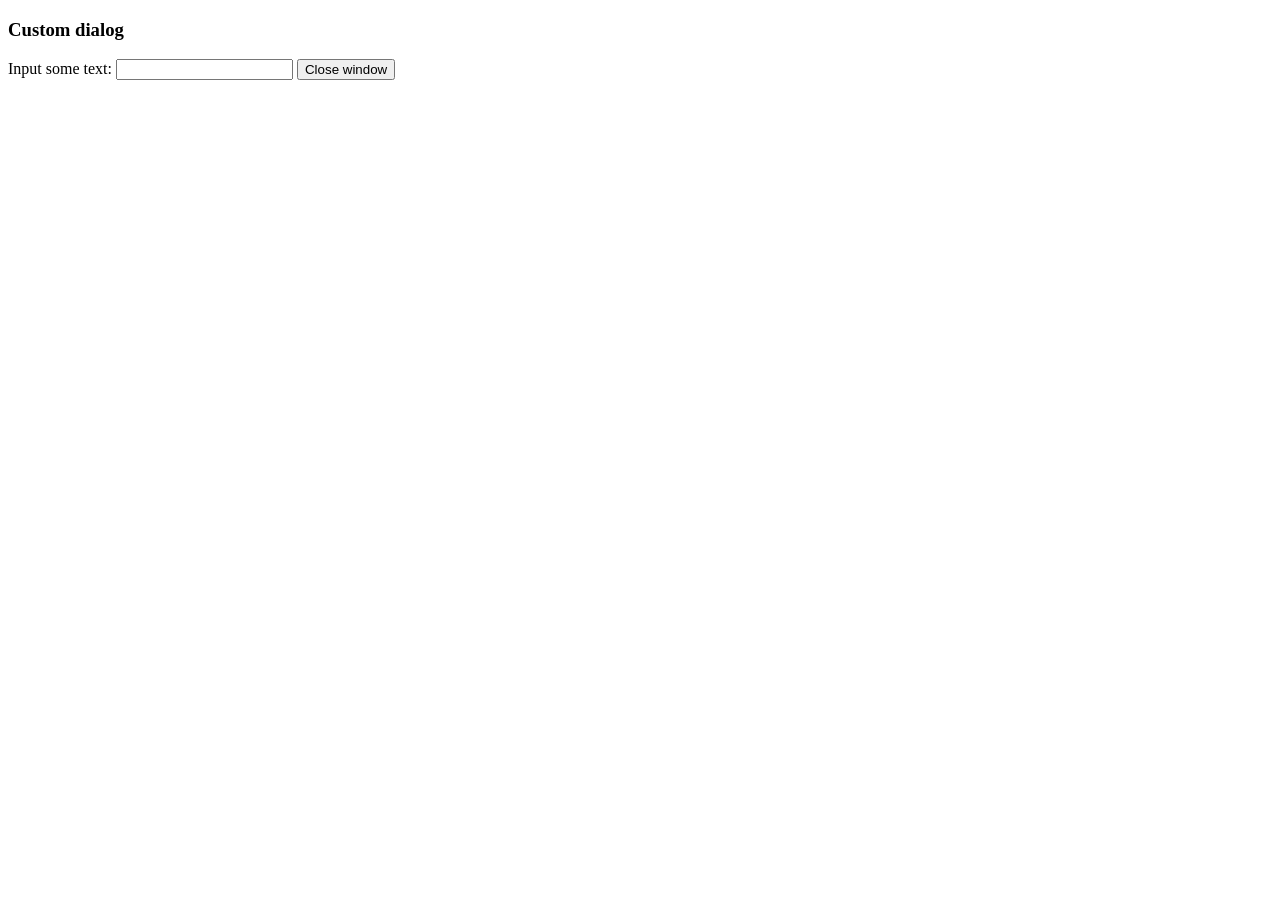
<file: js/tinymce/plugins/example/dialog.html>
<!DOCTYPE html>
<html>
<body>
	<h3>Custom dialog</h3>
	Input some text: <input id="content">
	<button onclick="top.tinymce.activeEditor.windowManager.getWindows()[0].close();">Close window</button>
</body>
</html>
</file>
<file: docs/css/highlight-darcula.css>
/*

Darcula color scheme from the JetBrains family of IDEs

*/


.hljs {
  display: block;
  overflow-x: auto;
  padding: 0.5em;
  background: #2b2b2b;
  color: #bababa;
}

.hljs-strong,
.hljs-emphasis {
  color: #a8a8a2;
}

.hljs-bullet,
.hljs-quote,
.hljs-link,
.hljs-number,
.hljs-regexp,
.hljs-literal {
  color: #6896ba;
}

.hljs-code,
.hljs-selector-class {
  color: #a6e22e;
}

.hljs-emphasis {
  font-style: italic;
}

.hljs-keyword,
.hljs-selector-tag,
.hljs-section,
.hljs-attribute,
.hljs-name,
.hljs-variable {
  color: #cb7832;
}

.hljs-params {
  color: #b9b9b9;
}

.hljs-string {
  color: #6a8759;
}

.hljs-subst,
.hljs-type,
.hljs-built_in,
.hljs-builtin-name,
.hljs-symbol,
.hljs-selector-id,
.hljs-selector-attr,
.hljs-selector-pseudo,
.hljs-template-tag,
.hljs-template-variable,
.hljs-addition {
  color: #e0c46c;
}

.hljs-comment,
.hljs-deletion,
.hljs-meta {
  color: #7f7f7f;
}
</file>
<file: docs/css/style.css>
/*! normalize.css v3.0.2 | MIT License | git.io/normalize */

html {
    font-family: 'PT Sans', sans-serif;
    font-size: 1.2em;
    -ms-text-size-adjust: 100%;
    -webkit-text-size-adjust: 100%
}

body {
    margin: 0
}

article,
aside,
details,
figcaption,
figure,
footer,
header,
hgroup,
main,
menu,
nav,
section,
summary {
    display: block
}

audio,
canvas,
progress,
video {
    display: inline-block;
    vertical-align: baseline
}

audio:not([controls]) {
    display: none;
    height: 0
}

[hidden],
template {
    display: none
}

a {
    background-color: transparent
}

a:active,
a:hover {
    outline: 0
}

abbr[title] {
    border-bottom: 1px dotted
}

b,
strong {
    font-weight: 700
}

dfn {
    font-style: italic
}

h1 {
    font-size: 2em;
    margin: .67em 0
}

mark {
    background: #ff0;
    color: #000
}

small {
    font-size: 80%
}

sub,
sup {
    font-size: 75%;
    line-height: 0;
    position: relative;
    vertical-align: baseline
}

sup {
    top: -.5em
}

sub {
    bottom: -.25em
}

img {
    border: 0
}

svg:not(:root) {
    overflow: hidden
}

figure {
    margin: 1em 40px
}

hr {
    box-sizing: content-box;
    height: 0
}

pre {
    overflow: auto
}

code,
kbd,
pre,
samp {
    font-family: monospace, monospace;
    font-size: 1em
}

button,
input,
optgroup,
select,
textarea {
    color: inherit;
    font: inherit;
    margin: 0
}

button {
    overflow: visible
}

button,
select {
    text-transform: none
}

button,
html input[type=button],
input[type=reset],
input[type=submit] {
    -webkit-appearance: button;
    cursor: pointer
}

button[disabled],
html input[disabled] {
    cursor: default
}

button::-moz-focus-inner,
input::-moz-focus-inner {
    border: 0;
    padding: 0
}

input {
    line-height: normal
}

input[type=checkbox],
input[type=radio] {
    box-sizing: border-box;
    padding: 0
}

input[type=number]::-webkit-inner-spin-button,
input[type=number]::-webkit-outer-spin-button {
    height: auto
}

input[type=search] {
    -webkit-appearance: textfield;
    box-sizing: content-box
}

input[type=search]::-webkit-search-cancel-button,
input[type=search]::-webkit-search-decoration {
    -webkit-appearance: none
}

fieldset {
    border: 1px solid silver;
    margin: 0 2px;
    padding: .35em .625em .75em
}

legend {
    border: 0;
    padding: 0
}

textarea {
    overflow: auto
}

optgroup {
    font-weight: 700
}

table {
    border-collapse: collapse;
    border-spacing: 0
}

td,
th {
    padding: 0
}

.content h1,
.content h2,
.content h3,
.content h4,
.content h5,
.content h6,
body,
html {
    font-family: 'PT Sans', Helvetica Neue, Helvetica, Arial, Microsoft Yahei, 微软雅黑, STXihei, 华文细黑, sans-serif;
    font-size: 15px;
}

.content h1,
.content h2,
.content h3,
.content h4,
.content h5,
.content h6 {
    font-weight: 700
}

.content code,
.content pre {
    font-family: Consolas, Menlo, Monaco, Lucida Console, Liberation Mono, DejaVu Sans Mono, Bitstream Vera Sans Mono, Courier New, monospace, serif;
    font-size: 12px;
    line-height: 1.5
}

.content code {
    word-break: break-all;
    word-break: break-word;
    -webkit-hyphens: auto;
    -ms-hyphens: auto;
    hyphens: auto
}

.content aside.notice:before,
.content aside.success:before,
.content aside.warning:before,
.tocify-wrapper>.search:before {
    font-family: 'PT Sans', sans-serif;
    speak: none;
    font-style: normal;
    font-variant: normal;
    text-transform: none;
    line-height: 1
}

.content aside.warning:before {
    content: "✋"
}

.content aside.notice:before {
    content: "ℹ"
}

.content aside.success:before {
    content: "✅"
}

.tocify-wrapper>.search:before {
    content: "🔎"
}

.highlight .c,
.highlight .c1,
.highlight .cm,
.highlight .cs {
    color: #909090
}

.highlight,
.highlight .w {
    background-color: #292929
}

.hljs {
    display: block;
    overflow-x: auto;
    padding: .5em;
    background: #23241f
}

.hljs,
.hljs-subst,
.hljs-tag {
    color: #f8f8f2
}

.hljs-emphasis,
.hljs-strong {
    color: #a8a8a2
}

.hljs-bullet,
.hljs-link,
.hljs-literal,
.hljs-number,
.hljs-quote,
.hljs-regexp {
    color: #ae81ff
}

.hljs-code,
.hljs-section,
.hljs-selector-class,
.hljs-title {
    color: #a6e22e
}

.hljs-strong {
    font-weight: 700
}

.hljs-emphasis {
    font-style: italic
}

.hljs-attr,
.hljs-keyword,
.hljs-name,
.hljs-selector-tag {
    color: #f92672
}

.hljs-attribute,
.hljs-symbol {
    color: #66d9ef
}

.hljs-class .hljs-title,
.hljs-params {
    color: #f8f8f2
}

.hljs-addition,
.hljs-built_in,
.hljs-builtin-name,
.hljs-selector-attr,
.hljs-selector-id,
.hljs-selector-pseudo,
.hljs-string,
.hljs-template-variable,
.hljs-type,
.hljs-variable {
    color: #e6db74
}

.hljs-comment,
.hljs-deletion,
.hljs-meta {
    color: #75715e
}

body,
html {
    color: #333;
    padding: 0;
    margin: 0;
    -webkit-font-smoothing: antialiased;
    -moz-osx-font-smoothing: grayscale;
    background-color: whitesmoke;
    height: 100%;
    -webkit-text-size-adjust: none
}

#toc>ul>li>a>span {
    float: right;
    background-color: #2484ff;
    border-radius: 40px;
    width: 20px
}

.tocify-wrapper {
    transition: left .3s ease-in-out;
    overflow-y: auto;
    overflow-x: hidden;
    position: fixed;
    z-index: 30;
    top: 0;
    left: 0;
    bottom: 0;
    width: 230px;
    background-color: #393939;
    font-size: 13px;
    font-weight: 700
}

.tocify-wrapper .lang-selector {
    display: none
}

.tocify-wrapper .lang-selector a {
    padding-top: .5em;
    padding-bottom: .5em
}

.tocify-wrapper>img {
    display: block
}

.tocify-wrapper>.search {
    position: relative
}

.tocify-wrapper>.search input {
    background: #393939;
    border-width: 0 0 1px;
    border-color: #666;
    padding: 6px 0 6px 20px;
    box-sizing: border-box;
    margin: 10px 15px;
    width: 200px;
    outline: none;
    color: #fff;
    border-radius: 0
}

.tocify-wrapper>.search:before {
    position: absolute;
    top: 17px;
    left: 15px;
    color: #fff
}

.tocify-wrapper img+.tocify {
    margin-top: 20px
}

.tocify-wrapper .search-results {
    margin-top: 0;
    box-sizing: border-box;
    height: 0;
    overflow-y: auto;
    overflow-x: hidden;
    transition-property: height, margin;
    transition-duration: .18s;
    transition-timing-function: ease-in-out;
    background: linear-gradient(180deg, rgba(0, 0, 0, .2), transparent 8px), linear-gradient(0deg, rgba(0, 0, 0, .2), transparent 8px), linear-gradient(180deg, #000, transparent 1.5px), linear-gradient(0deg, #939393, hsla(0, 0%, 58%, 0) 1.5px), #262626
}

.tocify-wrapper .search-results.visible {
    height: 30%;
    margin-bottom: 1em
}

.tocify-wrapper .search-results li {
    margin: 1em 15px;
    line-height: 1
}

.tocify-wrapper .search-results a {
    color: #fff;
    text-decoration: none
}

.tocify-wrapper .search-results a:hover {
    text-decoration: underline
}

.tocify-wrapper .toc-footer li,
.tocify-wrapper .tocify-item>a {
    padding: 0 15px;
    display: block;
    overflow-x: hidden;
    white-space: nowrap;
    text-overflow: ellipsis
}

.tocify-wrapper li,
.tocify-wrapper ul {
    list-style: none;
    margin: 0;
    padding: 0;
    line-height: 28px
}

.tocify-wrapper li {
    color: #fff;
    transition-property: background;
    transition-timing-function: linear;
    transition-duration: .23s
}

.tocify-wrapper .tocify-focus {
    box-shadow: 0 1px 0 #000;
    background-color: #2467af;
    color: #fff
}

.tocify-wrapper .tocify-subheader {
    display: none;
    background-color: #262626;
    font-weight: 500;
    background: linear-gradient(180deg, rgba(0, 0, 0, .2), transparent 8px), linear-gradient(0deg, rgba(0, 0, 0, .2), transparent 8px), linear-gradient(180deg, #000, transparent 1.5px), linear-gradient(0deg, #939393, hsla(0, 0%, 58%, 0) 1.5px), #262626
}

.tocify-wrapper .tocify-subheader .tocify-item>a {
    padding-left: 25px;
    font-size: 12px
}

.tocify-wrapper .tocify-subheader>li:last-child {
    box-shadow: none
}

.tocify-wrapper .toc-footer {
    padding: 1em 0;
    margin-top: 1em;
    border-top: 1px dashed #666
}

.tocify-wrapper .toc-footer a,
.tocify-wrapper .toc-footer li {
    color: #fff;
    text-decoration: none
}

.tocify-wrapper .toc-footer a:hover {
    text-decoration: underline
}

.tocify-wrapper .toc-footer li {
    font-size: .8em;
    line-height: 1.7;
    text-decoration: none
}

#nav-button {
    padding: 0 1.5em 5em 0;
    display: none;
    position: fixed;
    top: 0;
    left: 0;
    z-index: 100;
    color: #000;
    text-decoration: none;
    font-weight: 700;
    opacity: .7;
    line-height: 16px;
    transition: left .3s ease-in-out
}

#nav-button span {
    display: block;
    padding: 6px;
    background-color: rgba(234, 242, 246, .7);
    -webkit-transform-origin: 0 0;
    transform-origin: 0 0;
    -webkit-transform: rotate(-90deg) translate(-100%);
    transform: rotate(-90deg) translate(-100%);
    border-radius: 0 0 0 5px
}

#nav-button img {
    height: 16px;
    vertical-align: bottom
}

#nav-button:hover {
    opacity: 1
}

#nav-button.open {
    left: 230px
}

.page-wrapper {
    margin-left: 230px;
    position: relative;
    z-index: 10;
    background-color: #eaf2f6;
    min-height: 100%;
    padding-bottom: 1px
}

.page-wrapper .dark-box {
    width: 50%;
    background-color: #393939;
    position: absolute;
    right: 0;
    top: 0;
    bottom: 0
}

.page-wrapper .lang-selector {
    position: fixed;
    z-index: 50;
    border-bottom: 5px solid #393939
}

.lang-selector {
    background-color: #222;
    width: 100%;
    font-weight: 700
}

.lang-selector a {
    display: block;
    float: left;
    color: #fff;
    text-decoration: none;
    padding: 0 10px;
    line-height: 30px;
    outline: 0
}

.lang-selector a:active,
.lang-selector a:focus {
    background-color: #111;
    color: #fff
}

.lang-selector a.active {
    background-color: #393939;
    color: #fff
}

.lang-selector:after {
    content: '';
    clear: both;
    display: block
}

.content {
    position: relative;
    z-index: 30
}

.content:after {
    content: '';
    display: block;
    clear: both
}

.content>aside,
.content>dl,
.content>h1,
.content>h2,
.content>h3,
.content>h4,
.content>h5,
.content>h6,
.content>ol,
.content>p,
.content>table,
.content>ul {
    margin-right: 50%;
    padding: 0 28px;
    box-sizing: border-box;
    display: block;
    text-shadow: 0 1px 0 #fff
}

.content>ol,
.content>ul {
    padding-left: 43px
}

.content>div,
.content>h1,
.content>h2 {
    clear: both
}

.content h1 {
    font-size: 30px;
    padding-top: .5em;
    padding-bottom: .5em;
    border-bottom: 1px solid #ccc;
    margin-bottom: 21px;
    margin-top: 2em;
    border-top: 1px solid #ddd;
    background-image: linear-gradient(180deg, #fff, #f9f9f9)
}

.content div:first-child+h1,
.content h1:first-child {
    border-top-width: 0;
    margin-top: 0
}

.content h2 {
    font-size: 20px;
    margin-top: 4em;
    margin-bottom: 0;
    border-top: 1px solid #ccc;
    padding-top: 1.2em;
    padding-bottom: 1.2em;
    background-image: linear-gradient(180deg, hsla(0, 0%, 100%, .4), hsla(0, 0%, 100%, 0))
}

.content h1+div+h2,
.content h1+h2 {
    margin-top: -21px;
    border-top: none
}

.content h3,
.content h4,
.content h5,
.content h6 {
    font-size: 15px;
    margin-top: 2.5em;
    margin-bottom: .8em
}

.content h4,
.content h5,
.content h6 {
    font-size: 10px
}

.content hr {
    margin: 2em 0;
    border-top: 2px solid #393939;
    border-bottom: 2px solid #eaf2f6
}

.content table {
    margin-bottom: 1em;
    overflow: auto
}

.content table td,
.content table th {
    text-align: left;
    vertical-align: top;
    line-height: 1.6
}

.content table th {
    padding: 5px 10px;
    border-bottom: 1px solid #ccc;
    vertical-align: bottom
}

.content table td {
    padding: 10px
}

.content table tr:last-child {
    border-bottom: 1px solid #ccc
}

.content table tr:nth-child(odd)>td {
    background-color: #ebf3f6
}

.content table tr:nth-child(even)>td {
    background-color: #ebf2f6
}

.content dt {
    font-weight: 700
}

.content dd {
    margin-left: 15px
}

.content dd,
.content dt,
.content li,
.content p {
    line-height: 1.6;
    margin-top: 0
}

.content img {
    max-width: 100%
}

.content code {
    background-color: rgba(0, 0, 0, .05);
    padding: 3px;
    border-radius: 3px
}

.content pre>code {
    background-color: transparent;
    padding: 0
}

.content aside {
    padding-top: 1em;
    padding-bottom: 1em;
    text-shadow: 0 1px 0 #a0c6da;
    margin-top: 1.5em;
    margin-bottom: 1.5em;
    background: #8fbcd4;
    line-height: 1.6
}

.content aside.warning {
    background-color: #c97a7e;
    text-shadow: 0 1px 0 #d18e91
}

.content aside.success {
    background-color: #6ac174;
    text-shadow: 0 1px 0 #80ca89
}

.content aside:before {
    vertical-align: middle;
    padding-right: .5em;
    font-size: 14px
}

.content .search-highlight {
    padding: 2px;
    margin: -2px;
    border-radius: 4px;
    border: 1px solid #f7e633;
    text-shadow: 1px 1px 0 #666;
    background: linear-gradient(to top left, #f7e633, #f1d32f)
}

.content blockquote,
.content pre {
    background-color: #292929;
    color: #fff;
    padding: 2em 28px;
    margin: 0;
    width: 50%;
    float: right;
    clear: right;
    box-sizing: border-box;
    text-shadow: 0 1px 2px rgba(0, 0, 0, .4)
}

.content blockquote>p,
.content pre>p {
    margin: 0
}

.content blockquote a,
.content pre a {
    color: #fff;
    text-decoration: none;
    border-bottom: 1px dashed #ccc
}

.content blockquote>p {
    background-color: #1c1c1c;
    border-radius: 5px;
    padding: 13px;
    color: #ccc;
    border-top: 1px solid #000;
    border-bottom: 1px solid #404040
}

@media (max-width:930px) {
    .tocify-wrapper {
        left: -230px
    }
    .tocify-wrapper.open {
        left: 0
    }
    .page-wrapper {
        margin-left: 0
    }
    #nav-button {
        display: block
    }
    .tocify-wrapper .tocify-item>a {
        padding-top: .3em;
        padding-bottom: .3em
    }
}

@media (max-width:700px) {
    .dark-box {
        display: none
    }
    .tocify-wrapper .lang-selector {
        display: block
    }
    .page-wrapper .lang-selector {
        display: none
    }
    .content aside,
    .content dl,
    .content h1,
    .content h2,
    .content h3,
    .content h4,
    .content h5,
    .content h6,
    .content ol,
    .content p,
    .content table,
    .content ul {
        margin-right: 0
    }
    .content blockquote,
    .content pre {
        float: none;
        width: auto
    }
}

.badge {
    padding: 1px 9px 2px;
    white-space: nowrap;
    -webkit-border-radius: 9px;
    -moz-border-radius: 9px;
    border-radius: 9px;
    color: #ffffff;
}

.badge.badge-darkred {
    background-color: darkred;
}

.badge.badge-red {
    background-color: red;
}

.badge.badge-blue {
    background-color: blue;
}

.badge.badge-darkblue {
    background-color: darkblue;
}

.badge.badge-green {
    background-color: green;
}

.badge.badge-darkgreen {
    background-color: darkgreen;
}

.badge.badge-purple {
    background-color: purple;
}

.badge.badge-black {
    background-color: black;
}

.badge.badge-grey {
    background-color: grey;
}

.fancy-heading-panel {
    background-color: lightgrey;
    border-radius: 5px;
    padding-left: 5px !important;
    padding-top: 5px !important;
    padding-bottom: 5px !important;
    margin-left: 25px;
    margin-right: 10px;
    width: 47%;
}

@media screen and (max-width: 700px) {
    .fancy-heading-panel {
        width: 95%;
    }

}
</file>
<file: docs/css/print.css>
/* Copied from https://github.com/slatedocs/slate/blob/c4b4c0b8f83e891ca9fab6bbe9a1a88d5fe41292/stylesheets/print.css and unminified */
/*! normalize.css v3.0.2 | MIT License | git.io/normalize */

html {
    font-family: sans-serif;
    -ms-text-size-adjust: 100%;
    -webkit-text-size-adjust: 100%
}

body {
    margin: 0
}

article,
aside,
details,
figcaption,
figure,
footer,
header,
hgroup,
main,
menu,
nav,
section,
summary {
    display: block
}

audio,
canvas,
progress,
video {
    display: inline-block;
    vertical-align: baseline
}

audio:not([controls]) {
    display: none;
    height: 0
}

[hidden],
template {
    display: none
}

a {
    background-color: transparent
}

a:active,
a:hover {
    outline: 0
}

abbr[title] {
    border-bottom: 1px dotted
}

b,
strong {
    font-weight: bold
}

dfn {
    font-style: italic
}

h1 {
    font-size: 2em;
    margin: 0.67em 0
}

mark {
    background: #ff0;
    color: #000
}

small {
    font-size: 80%
}

sub,
sup {
    font-size: 75%;
    line-height: 0;
    position: relative;
    vertical-align: baseline
}

sup {
    top: -0.5em
}

sub {
    bottom: -0.25em
}

img {
    border: 0
}

svg:not(:root) {
    overflow: hidden
}

figure {
    margin: 1em 40px
}

hr {
    box-sizing: content-box;
    height: 0
}

pre {
    overflow: auto
}

code,
kbd,
pre,
samp {
    font-family: monospace, monospace;
    font-size: 1em
}

button,
input,
optgroup,
select,
textarea {
    color: inherit;
    font: inherit;
    margin: 0
}

button {
    overflow: visible
}

button,
select {
    text-transform: none
}

button,
html input[type="button"],
input[type="reset"],
input[type="submit"] {
    -webkit-appearance: button;
    cursor: pointer
}

button[disabled],
html input[disabled] {
    cursor: default
}

button::-moz-focus-inner,
input::-moz-focus-inner {
    border: 0;
    padding: 0
}

input {
    line-height: normal
}

input[type="checkbox"],
input[type="radio"] {
    box-sizing: border-box;
    padding: 0
}

input[type="number"]::-webkit-inner-spin-button,
input[type="number"]::-webkit-outer-spin-button {
    height: auto
}

input[type="search"] {
    -webkit-appearance: textfield;
    box-sizing: content-box
}

input[type="search"]::-webkit-search-cancel-button,
input[type="search"]::-webkit-search-decoration {
    -webkit-appearance: none
}

fieldset {
    border: 1px solid #c0c0c0;
    margin: 0 2px;
    padding: 0.35em 0.625em 0.75em
}

legend {
    border: 0;
    padding: 0
}

textarea {
    overflow: auto
}

optgroup {
    font-weight: bold
}

table {
    border-collapse: collapse;
    border-spacing: 0
}

td,
th {
    padding: 0
}

.content h1,
.content h2,
.content h3,
.content h4,
body {
    font-family: -apple-system, BlinkMacSystemFont, "Segoe UI", Roboto, Helvetica, Arial, sans-serif, "Apple Color Emoji", "Segoe UI Emoji", "Segoe UI Symbol";
    font-size: 14px
}

.content h1,
.content h2,
.content h3,
.content h4 {
    font-weight: bold
}

.content pre,
.content code {
    font-family: Consolas, Menlo, Monaco, "Lucida Console", "Liberation Mono", "DejaVu Sans Mono", "Bitstream Vera Sans Mono", "Courier New", monospace, serif;
    font-size: 12px;
    line-height: 1.5
}

.content pre,
.content code {
    word-break: break-all;
    -webkit-hyphens: auto;
    -ms-hyphens: auto;
    hyphens: auto
}

@font-face {
    font-family: 'slate';
    src: url(../fonts/slate.eot?-syv14m);
    src: url(../fonts/slate.eot?#iefix-syv14m) format("embedded-opentype"), url(../fonts/slate.woff2?-syv14m) format("woff2"), url(../fonts/slate.woff?-syv14m) format("woff"), url(../fonts/slate.ttf?-syv14m) format("truetype"), url(../fonts/slate.svg?-syv14m#slate) format("svg");
    font-weight: normal;
    font-style: normal
}

.content aside.warning:before,
.content aside.notice:before,
.content aside.success:before {
    font-family: 'slate';
    speak: none;
    font-style: normal;
    font-weight: normal;
    font-variant: normal;
    text-transform: none;
    line-height: 1
}

.content aside.warning:before {
    content: "\e600"
}

.content aside.notice:before {
    content: "\e602"
}

.content aside.success:before {
    content: "\e606"
}

.tocify,
.toc-footer,
.lang-selector,
.search,
#nav-button {
    display: none
}

.tocify-wrapper>img {
    margin: 0 auto;
    display: block
}

.content {
    font-size: 12px
}

.content pre,
.content code {
    border: 1px solid #999;
    border-radius: 5px;
    font-size: 0.8em
}

.content pre code {
    border: 0
}

.content pre {
    padding: 1.3em
}

.content code {
    padding: 0.2em
}

.content table {
    border: 1px solid #999
}

.content table tr {
    border-bottom: 1px solid #999
}

.content table td,
.content table th {
    padding: 0.7em
}

.content p {
    line-height: 1.5
}

.content a {
    text-decoration: none;
    color: #000
}

.content h1 {
    font-size: 2.5em;
    padding-top: 0.5em;
    padding-bottom: 0.5em;
    margin-top: 1em;
    margin-bottom: 21px;
    border: 2px solid #ccc;
    border-width: 2px 0;
    text-align: center
}

.content h2 {
    font-size: 1.8em;
    margin-top: 2em;
    border-top: 2px solid #ccc;
    padding-top: 0.8em
}

.content h1+h2,
.content h1+div+h2 {
    border-top: none;
    padding-top: 0;
    margin-top: 0
}

.content h3,
.content h4 {
    font-size: 0.8em;
    margin-top: 1.5em;
    margin-bottom: 0.8em;
    text-transform: uppercase
}

.content h5,
.content h6 {
    text-transform: uppercase
}

.content aside {
    padding: 1em;
    border: 1px solid #ccc;
    border-radius: 5px;
    margin-top: 1.5em;
    margin-bottom: 1.5em;
    line-height: 1.6
}

.content aside:before {
    vertical-align: middle;
    padding-right: 0.5em;
    font-size: 14px
}
</file>
